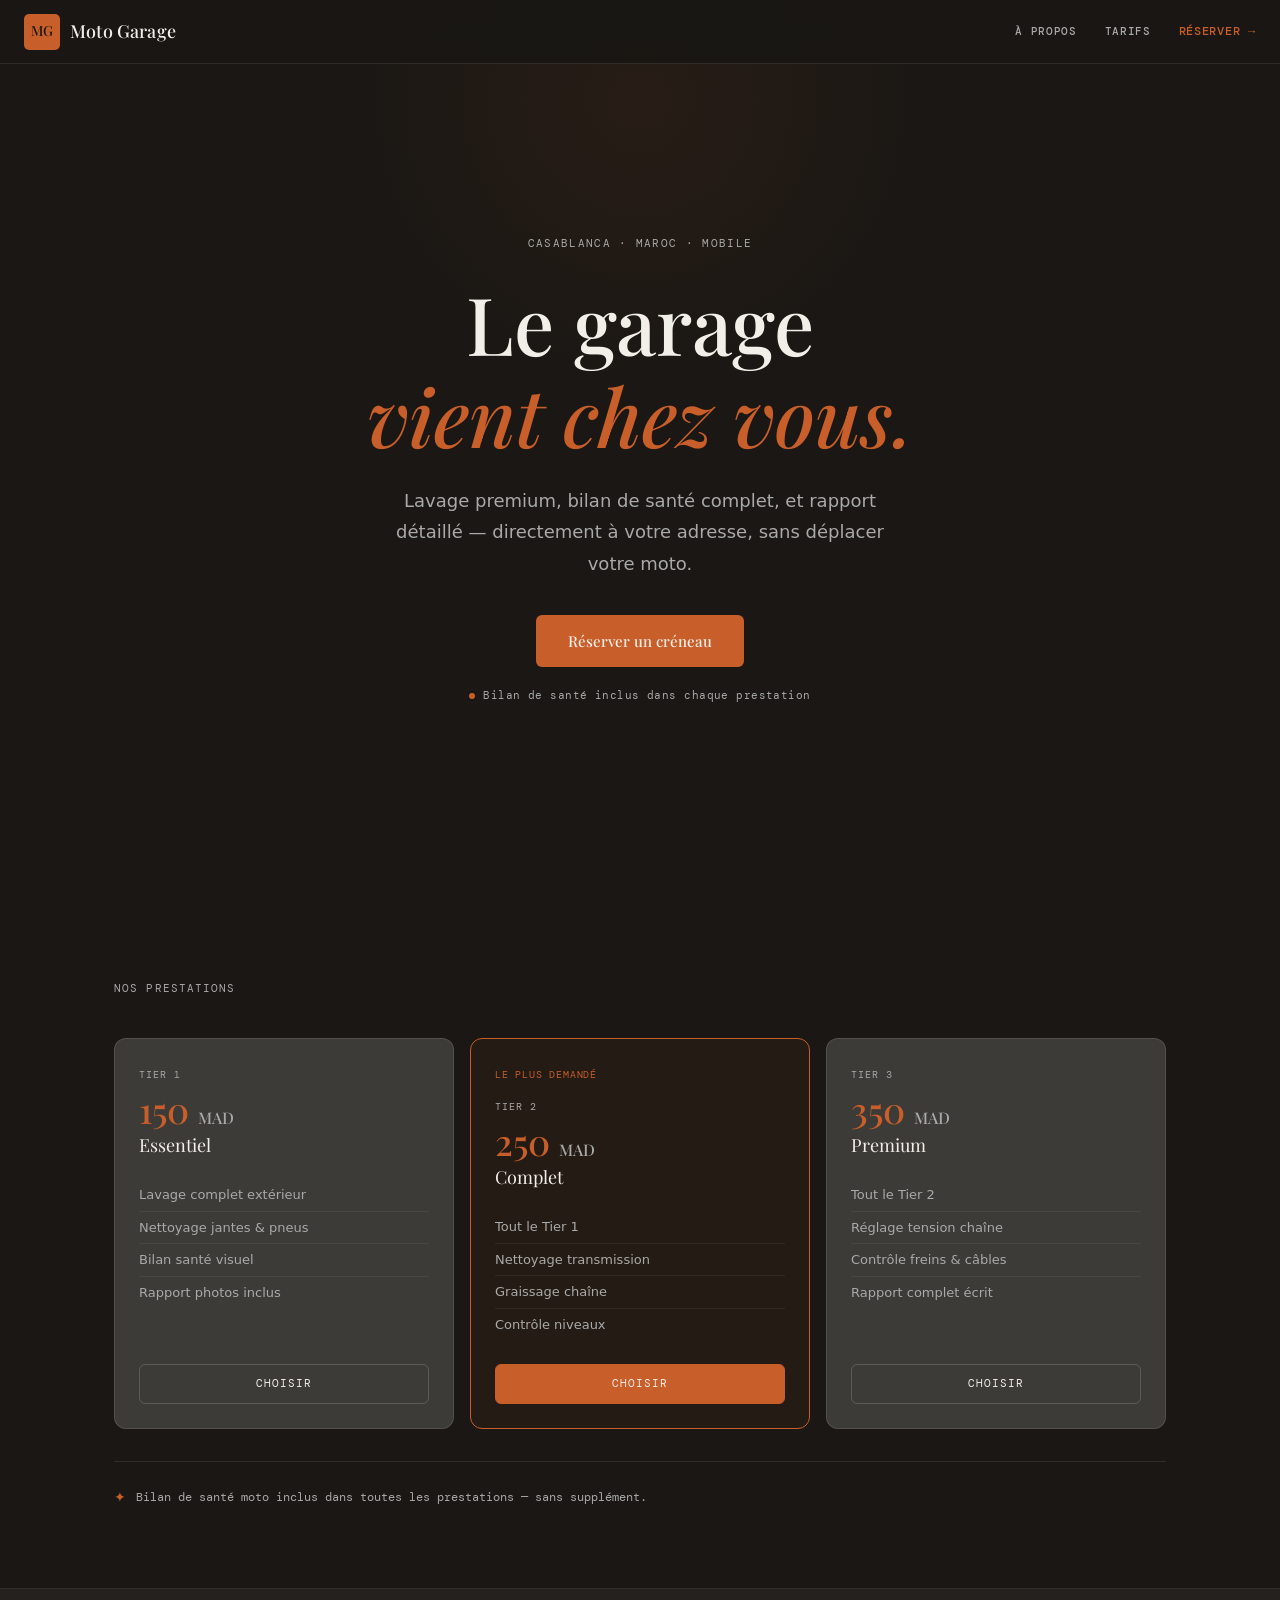
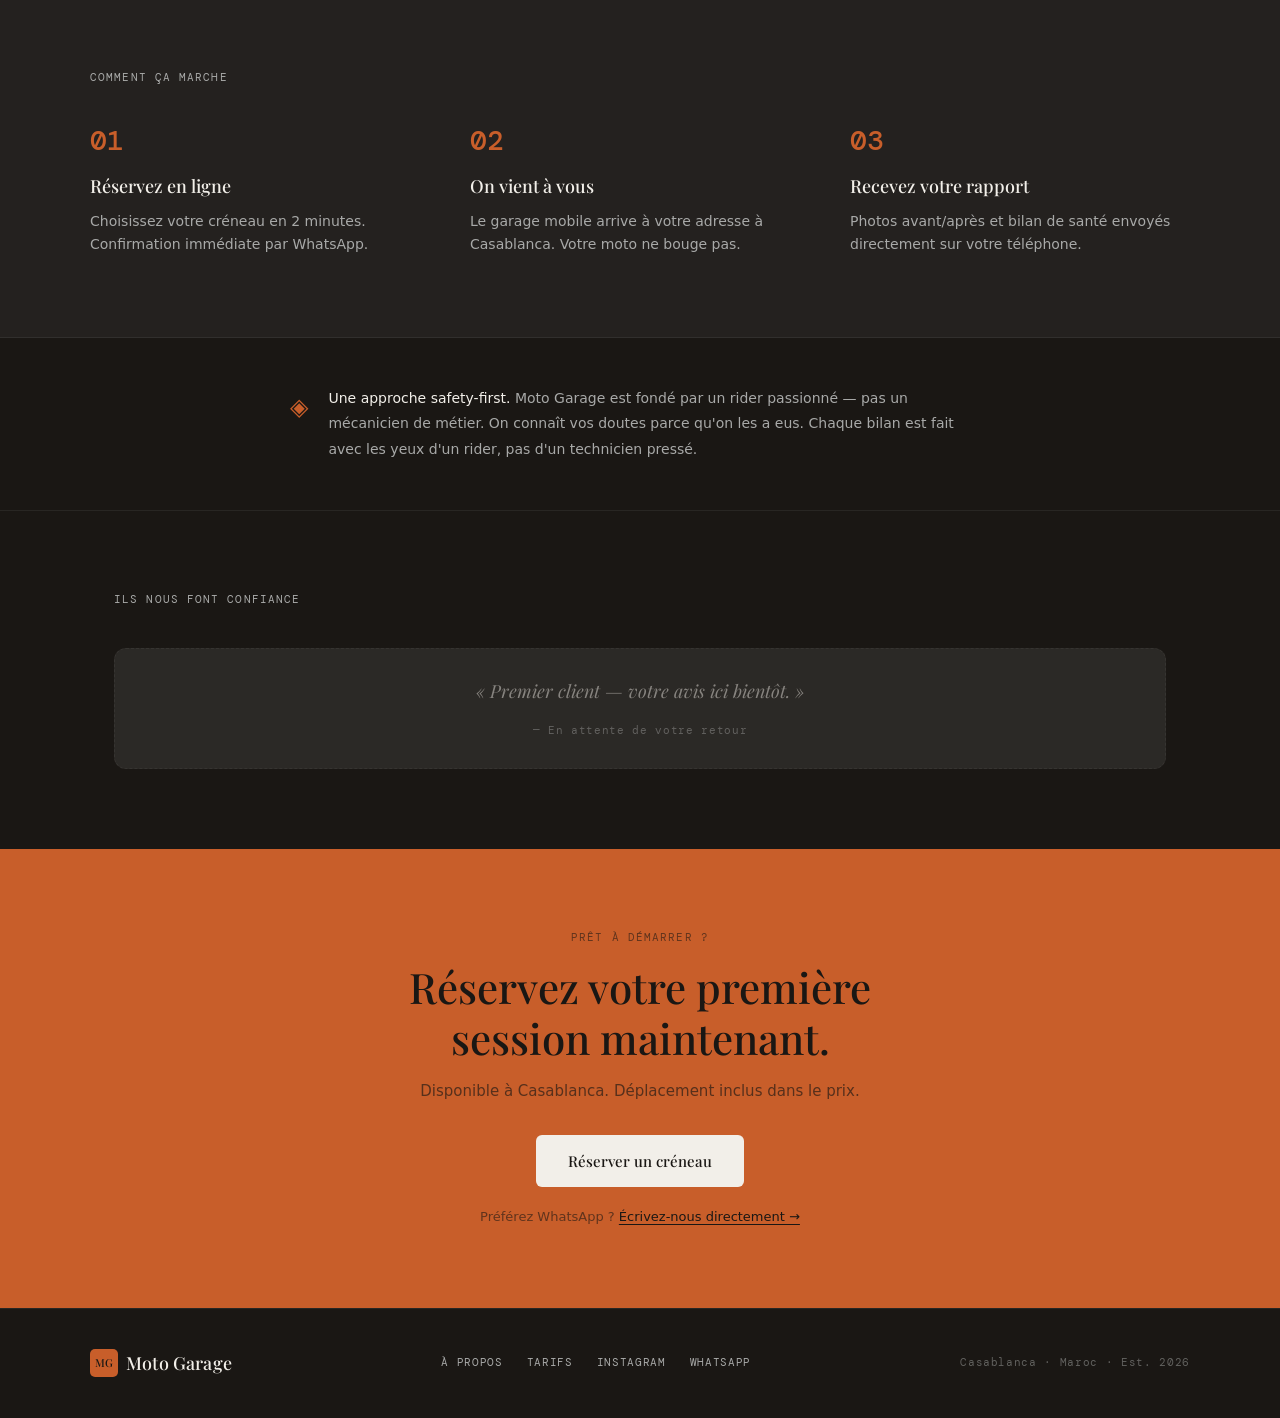
<file: index.html>
<!DOCTYPE html>
<html lang="fr">
<head>
  <meta charset="UTF-8" />
  <meta name="viewport" content="width=device-width, initial-scale=1.0" />
  <meta name="description" content="Moto Garage — Le garage mobile premium de Casablanca. Lavage, bilan santé, et entretien à domicile pour votre moto." />
  <meta property="og:title" content="Moto Garage · Casablanca" />
  <meta property="og:description" content="Le garage vient chez vous. Lavage premium + bilan santé moto à domicile." />
  <meta property="og:type" content="website" />
  <title>Moto Garage · Casablanca</title>
  <link rel="preconnect" href="https://fonts.googleapis.com" />
  <link rel="preconnect" href="https://fonts.gstatic.com" crossorigin />
  <link href="https://fonts.googleapis.com/css2?family=Playfair+Display:ital,wght@0,400;0,500;1,400&family=DM+Mono:wght@400;500&display=swap" rel="stylesheet" />
  <link rel="stylesheet" href="style.css" />
</head>
<body>

  <!-- NAV -->
  <nav class="nav" id="nav">
    <a href="/index.html" class="nav-logo">
      <div class="logo-mark">MG</div>
      <span class="logo-wordmark">Moto Garage</span>
    </a>
    <div class="nav-links">
      <a href="/a-propos.html" class="nav-link">À propos</a>
      <a href="/tarifs.html" class="nav-link">Tarifs</a>
      <!-- REPLACE WITH YOUR ACTUAL CAL.COM BOOKING LINK -->
      <a href="https://cal.com/moto-garage-reservation/moto-garage-reservation" target="_blank" rel="noopener" class="nav-cta">Réserver →</a>
    </div>
  </nav>

  <!-- HERO -->
  <section class="hero">
    <div class="hero-eyebrow">Casablanca · Maroc · Mobile</div>
    <h1 class="hero-h1">Le garage<br><em>vient chez vous.</em></h1>
    <p class="hero-sub">Lavage premium, bilan de santé complet, et rapport détaillé — directement à votre adresse, sans déplacer votre moto.</p>
    <!-- REPLACE WITH YOUR ACTUAL CAL.COM BOOKING LINK -->
    <a href="https://cal.com/moto-garage-reservation" target="_blank" rel="noopener" class="btn-primary">Réserver un créneau</a>
    <div class="hero-badge">
      <span class="badge-dot"></span>
      Bilan de santé inclus dans chaque prestation
    </div>
  </section>

  <!-- SERVICES -->
  <section class="services" id="services">
    <div class="services-label">Nos prestations</div>
    <div class="services-grid">

      <div class="service-card">
        <div class="service-tier">TIER 1</div>
        <div class="service-price">150 <span class="service-currency">MAD</span></div>
        <div class="service-name">Essentiel</div>
        <ul class="service-list">
          <li>Lavage complet extérieur</li>
          <li>Nettoyage jantes & pneus</li>
          <li>Bilan santé visuel</li>
          <li>Rapport photos inclus</li>
        </ul>
        <!-- REPLACE WITH YOUR ACTUAL CAL.COM BOOKING LINK -->
        <a href="https://cal.com/moto-garage-reservation" target="_blank" rel="noopener" class="btn-service">Choisir</a>
      </div>

      <div class="service-card service-card--featured">
        <div class="service-popular">Le plus demandé</div>
        <div class="service-tier">TIER 2</div>
        <div class="service-price">250 <span class="service-currency">MAD</span></div>
        <div class="service-name">Complet</div>
        <ul class="service-list">
          <li>Tout le Tier 1</li>
          <li>Nettoyage transmission</li>
          <li>Graissage chaîne</li>
          <li>Contrôle niveaux</li>
        </ul>
        <!-- REPLACE WITH YOUR ACTUAL CAL.COM BOOKING LINK -->
        <a href="https://cal.com/moto-garage-reservation" target="_blank" rel="noopener" class="btn-service btn-service--featured">Choisir</a>
      </div>

      <div class="service-card">
        <div class="service-tier">TIER 3</div>
        <div class="service-price">350 <span class="service-currency">MAD</span></div>
        <div class="service-name">Premium</div>
        <ul class="service-list">
          <li>Tout le Tier 2</li>
          <li>Réglage tension chaîne</li>
          <li>Contrôle freins & câbles</li>
          <li>Rapport complet écrit</li>
        </ul>
        <!-- REPLACE WITH YOUR ACTUAL CAL.COM BOOKING LINK -->
        <a href="https://cal.com/moto-garage-reservation" target="_blank" rel="noopener" class="btn-service">Choisir</a>
      </div>

    </div>
    <div class="services-note">
      <span class="note-icon">✦</span>
      Bilan de santé moto inclus dans toutes les prestations — sans supplément.
    </div>
  </section>

  <!-- HOW IT WORKS -->
  <section class="how">
    <div class="how-label">Comment ça marche</div>
    <div class="how-grid">
      <div class="how-step">
        <div class="how-num">01</div>
        <div class="how-text">
          <strong>Réservez en ligne</strong>
          Choisissez votre créneau en 2 minutes. Confirmation immédiate par WhatsApp.
        </div>
      </div>
      <div class="how-step">
        <div class="how-num">02</div>
        <div class="how-text">
          <strong>On vient à vous</strong>
          Le garage mobile arrive à votre adresse à Casablanca. Votre moto ne bouge pas.
        </div>
      </div>
      <div class="how-step">
        <div class="how-num">03</div>
        <div class="how-text">
          <strong>Recevez votre rapport</strong>
          Photos avant/après et bilan de santé envoyés directement sur votre téléphone.
        </div>
      </div>
    </div>
  </section>

  <!-- SAFETY STRIP -->
  <section class="safety">
    <div class="safety-inner">
      <div class="safety-icon">◈</div>
      <div class="safety-text">
        <strong>Une approche safety-first.</strong>
        Moto Garage est fondé par un rider passionné — pas un mécanicien de métier. On connaît vos doutes parce qu'on les a eus. Chaque bilan est fait avec les yeux d'un rider, pas d'un technicien pressé.
      </div>
    </div>
  </section>

  <!-- SOCIAL PROOF -->
  <section class="social" id="avis">
    <div class="social-label">Ils nous font confiance</div>
    <div class="social-grid">
      <div class="social-card social-card--placeholder">
        <div class="social-quote">«&nbsp;Premier client — votre avis ici bientôt.&nbsp;»</div>
        <div class="social-author">— En attente de votre retour</div>
      </div>
    </div>
  </section>

  <!-- CTA SECTION -->
  <section class="cta-section" id="reserver">
    <div class="cta-inner">
      <div class="cta-eyebrow">Prêt à démarrer ?</div>
      <h2 class="cta-h2">Réservez votre première<br>session maintenant.</h2>
      <p class="cta-sub">Disponible à Casablanca. Déplacement inclus dans le prix.</p>
      <!-- REPLACE WITH YOUR ACTUAL CAL.COM BOOKING LINK -->
      <a href="https://cal.com/moto-garage-reservation" target="_blank" rel="noopener" class="btn-primary btn-primary--light">
        Réserver un créneau
      </a>
      <div class="cta-whatsapp">
        Préférez WhatsApp ?
        <!-- REPLACE 212600000000 WITH YOUR ACTUAL WHATSAPP NUMBER -->
        <a href="https://wa.me/212600000000" target="_blank" rel="noopener">Écrivez-nous directement →</a>
      </div>
    </div>
  </section>

  <!-- FOOTER -->
  <footer class="footer">
    <div class="footer-inner">
      <div class="footer-logo">
        <div class="logo-mark logo-mark--sm">MG</div>
        <span class="logo-wordmark">Moto Garage</span>
      </div>
      <div class="footer-links">
        <a href="/a-propos.html">À propos</a>
        <a href="/tarifs.html">Tarifs</a>
        <!-- REPLACE WITH YOUR ACTUAL INSTAGRAM HANDLE -->
        <a href="https://instagram.com/motogarage.ma" target="_blank" rel="noopener">Instagram</a>
        <!-- REPLACE WITH YOUR ACTUAL WHATSAPP NUMBER -->
        <a href="https://wa.me/212600000000" target="_blank" rel="noopener">WhatsApp</a>
      </div>
      <div class="footer-copy">Casablanca · Maroc · Est. 2026</div>
    </div>
  </footer>

  <script src="script.js"></script>
</body>
</html>
</file>
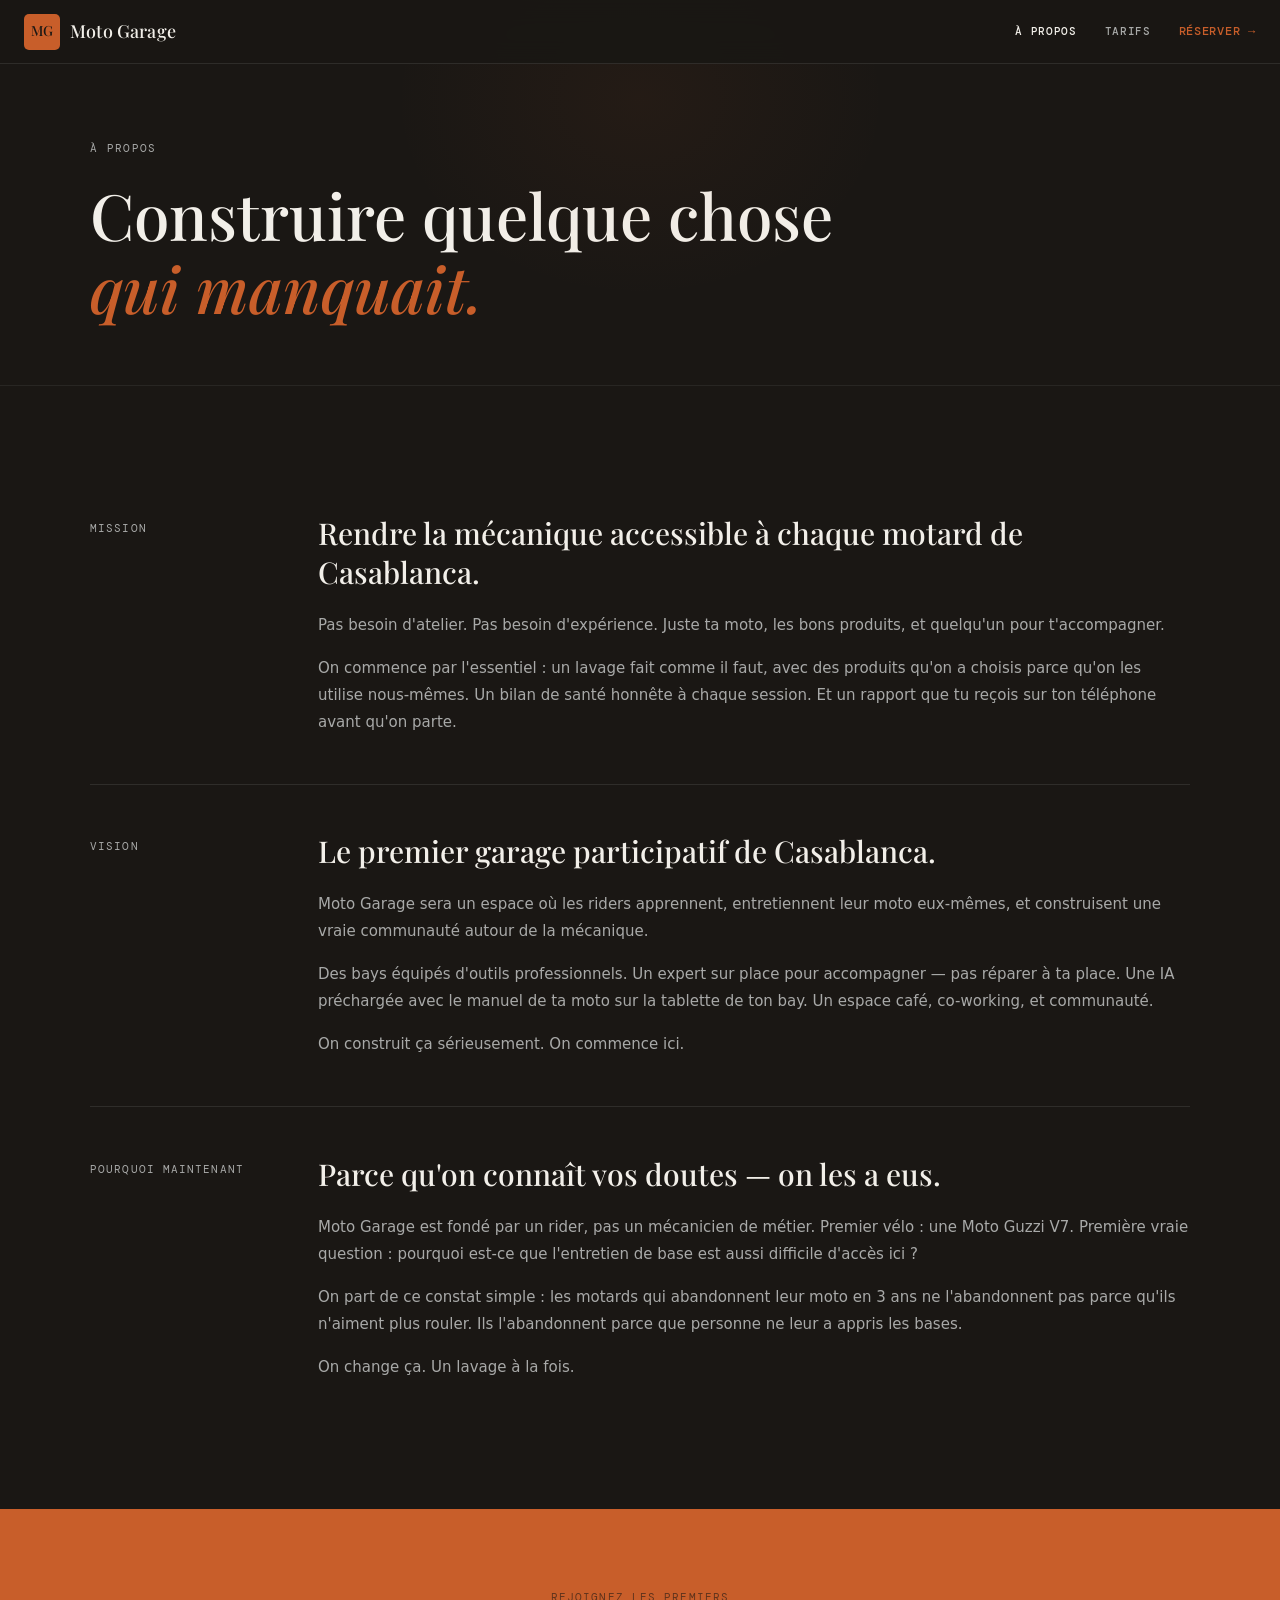
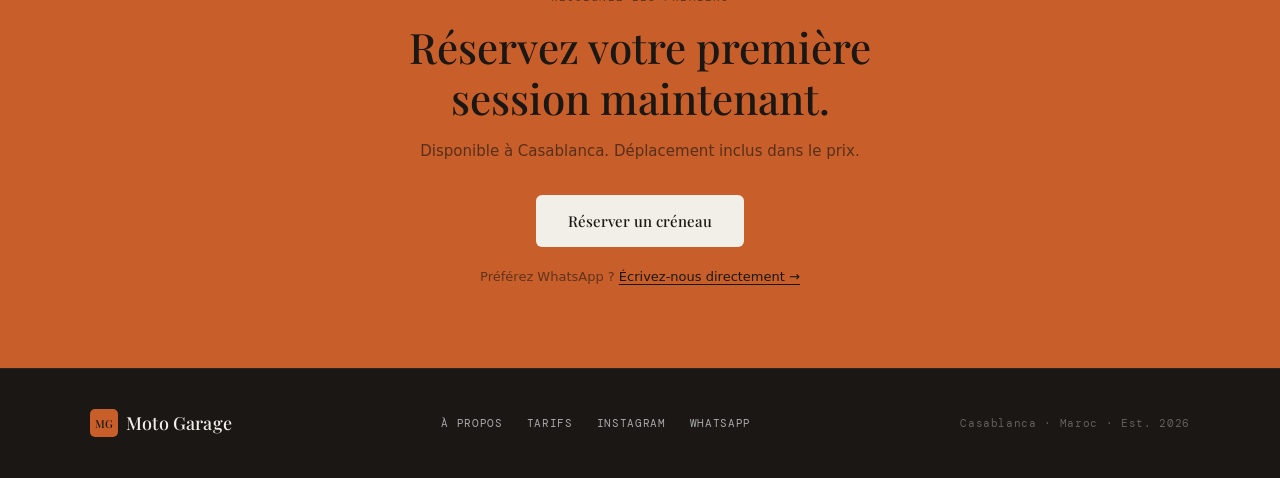
<file: a-propos.html>
<!DOCTYPE html>
<html lang="fr">
<head>
  <meta charset="UTF-8" />
  <meta name="viewport" content="width=device-width, initial-scale=1.0" />
  <meta name="description" content="Moto Garage — Notre mission : rendre la mécanique accessible à chaque motard de Casablanca." />
  <meta property="og:title" content="À propos · Moto Garage" />
  <meta property="og:type" content="website" />
  <title>À propos · Moto Garage</title>
  <link rel="preconnect" href="https://fonts.googleapis.com" />
  <link rel="preconnect" href="https://fonts.gstatic.com" crossorigin />
  <link href="https://fonts.googleapis.com/css2?family=Playfair+Display:ital,wght@0,400;0,500;1,400&family=DM+Mono:wght@400;500&display=swap" rel="stylesheet" />
  <link rel="stylesheet" href="style.css" />
</head>
<body>

  <!-- NAV -->
  <nav class="nav" id="nav">
    <a href="/index.html" class="nav-logo">
      <div class="logo-mark">MG</div>
      <span class="logo-wordmark">Moto Garage</span>
    </a>
    <div class="nav-links">
      <a href="/a-propos.html" class="nav-link nav-link--active">À propos</a>
      <a href="/tarifs.html" class="nav-link">Tarifs</a>
      <!-- REPLACE WITH YOUR ACTUAL CAL.COM BOOKING LINK -->
      <a href="https://cal.com" target="_blank" rel="noopener" class="nav-cta">Réserver →</a>
    </div>
  </nav>

  <!-- PAGE HERO -->
  <section class="page-hero">
    <div class="page-hero-inner">
      <div class="page-hero-eyebrow">À propos</div>
      <h1 class="page-hero-h1">Construire quelque chose<br><em>qui manquait.</em></h1>
    </div>
  </section>

  <!-- MISSION -->
  <section class="about-section">
    <div class="about-inner">
      <div class="about-block">
        <div class="about-label">Mission</div>
        <div class="about-content">
          <h2 class="about-h2">Rendre la mécanique accessible à chaque motard de Casablanca.</h2>
          <p class="about-body">Pas besoin d'atelier. Pas besoin d'expérience. Juste ta moto, les bons produits, et quelqu'un pour t'accompagner.</p>
          <p class="about-body">On commence par l'essentiel : un lavage fait comme il faut, avec des produits qu'on a choisis parce qu'on les utilise nous-mêmes. Un bilan de santé honnête à chaque session. Et un rapport que tu reçois sur ton téléphone avant qu'on parte.</p>
        </div>
      </div>

      <div class="about-divider"></div>

      <div class="about-block">
        <div class="about-label">Vision</div>
        <div class="about-content">
          <h2 class="about-h2">Le premier garage participatif de Casablanca.</h2>
          <p class="about-body">Moto Garage sera un espace où les riders apprennent, entretiennent leur moto eux-mêmes, et construisent une vraie communauté autour de la mécanique.</p>
          <p class="about-body">Des bays équipés d'outils professionnels. Un expert sur place pour accompagner — pas réparer à ta place. Une IA préchargée avec le manuel de ta moto sur la tablette de ton bay. Un espace café, co-working, et communauté.</p>
          <p class="about-body">On construit ça sérieusement. On commence ici.</p>
        </div>
      </div>

      <div class="about-divider"></div>

      <div class="about-block">
        <div class="about-label">Pourquoi maintenant</div>
        <div class="about-content">
          <h2 class="about-h2">Parce qu'on connaît vos doutes — on les a eus.</h2>
          <p class="about-body">Moto Garage est fondé par un rider, pas un mécanicien de métier. Premier vélo : une Moto Guzzi V7. Première vraie question : pourquoi est-ce que l'entretien de base est aussi difficile d'accès ici ?</p>
          <p class="about-body">On part de ce constat simple : les motards qui abandonnent leur moto en 3 ans ne l'abandonnent pas parce qu'ils n'aiment plus rouler. Ils l'abandonnent parce que personne ne leur a appris les bases.</p>
          <p class="about-body">On change ça. Un lavage à la fois.</p>
        </div>
      </div>
    </div>
  </section>

  <!-- CTA -->
  <section class="cta-section">
    <div class="cta-inner">
      <div class="cta-eyebrow">Rejoignez les premiers</div>
      <h2 class="cta-h2">Réservez votre première<br>session maintenant.</h2>
      <p class="cta-sub">Disponible à Casablanca. Déplacement inclus dans le prix.</p>
      <!-- REPLACE WITH YOUR ACTUAL CAL.COM BOOKING LINK -->
      <a href="https://cal.com" target="_blank" rel="noopener" class="btn-primary btn-primary--light">
        Réserver un créneau
      </a>
      <div class="cta-whatsapp">
        Préférez WhatsApp ?
        <!-- REPLACE 212600000000 WITH YOUR ACTUAL WHATSAPP NUMBER -->
        <a href="https://wa.me/212600000000" target="_blank" rel="noopener">Écrivez-nous directement →</a>
      </div>
    </div>
  </section>

  <!-- FOOTER -->
  <footer class="footer">
    <div class="footer-inner">
      <div class="footer-logo">
        <div class="logo-mark logo-mark--sm">MG</div>
        <span class="logo-wordmark">Moto Garage</span>
      </div>
      <div class="footer-links">
        <a href="/a-propos.html">À propos</a>
        <a href="/tarifs.html">Tarifs</a>
        <!-- REPLACE WITH YOUR ACTUAL INSTAGRAM HANDLE -->
        <a href="https://instagram.com/motogarage.ma" target="_blank" rel="noopener">Instagram</a>
        <!-- REPLACE WITH YOUR ACTUAL WHATSAPP NUMBER -->
        <a href="https://wa.me/212600000000" target="_blank" rel="noopener">WhatsApp</a>
      </div>
      <div class="footer-copy">Casablanca · Maroc · Est. 2026</div>
    </div>
  </footer>

  <script src="script.js"></script>
</body>
</html>
</file>
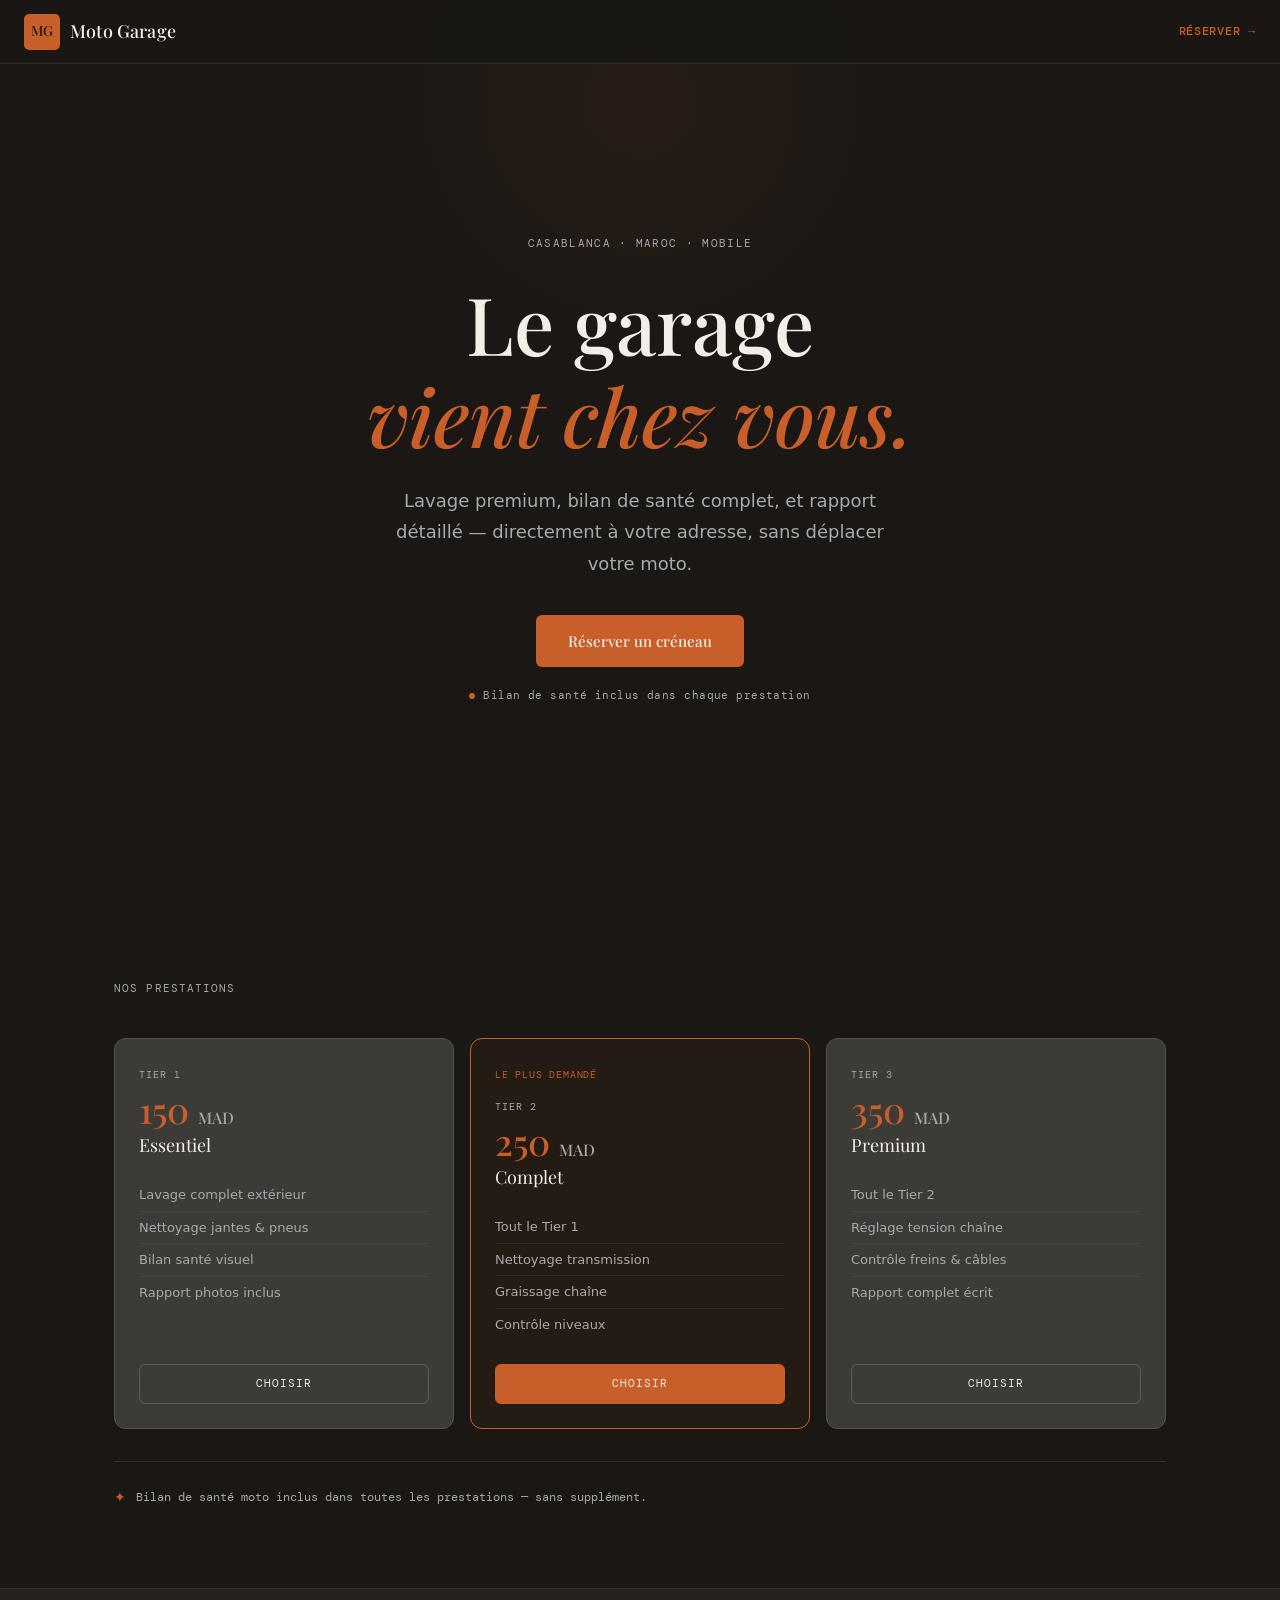
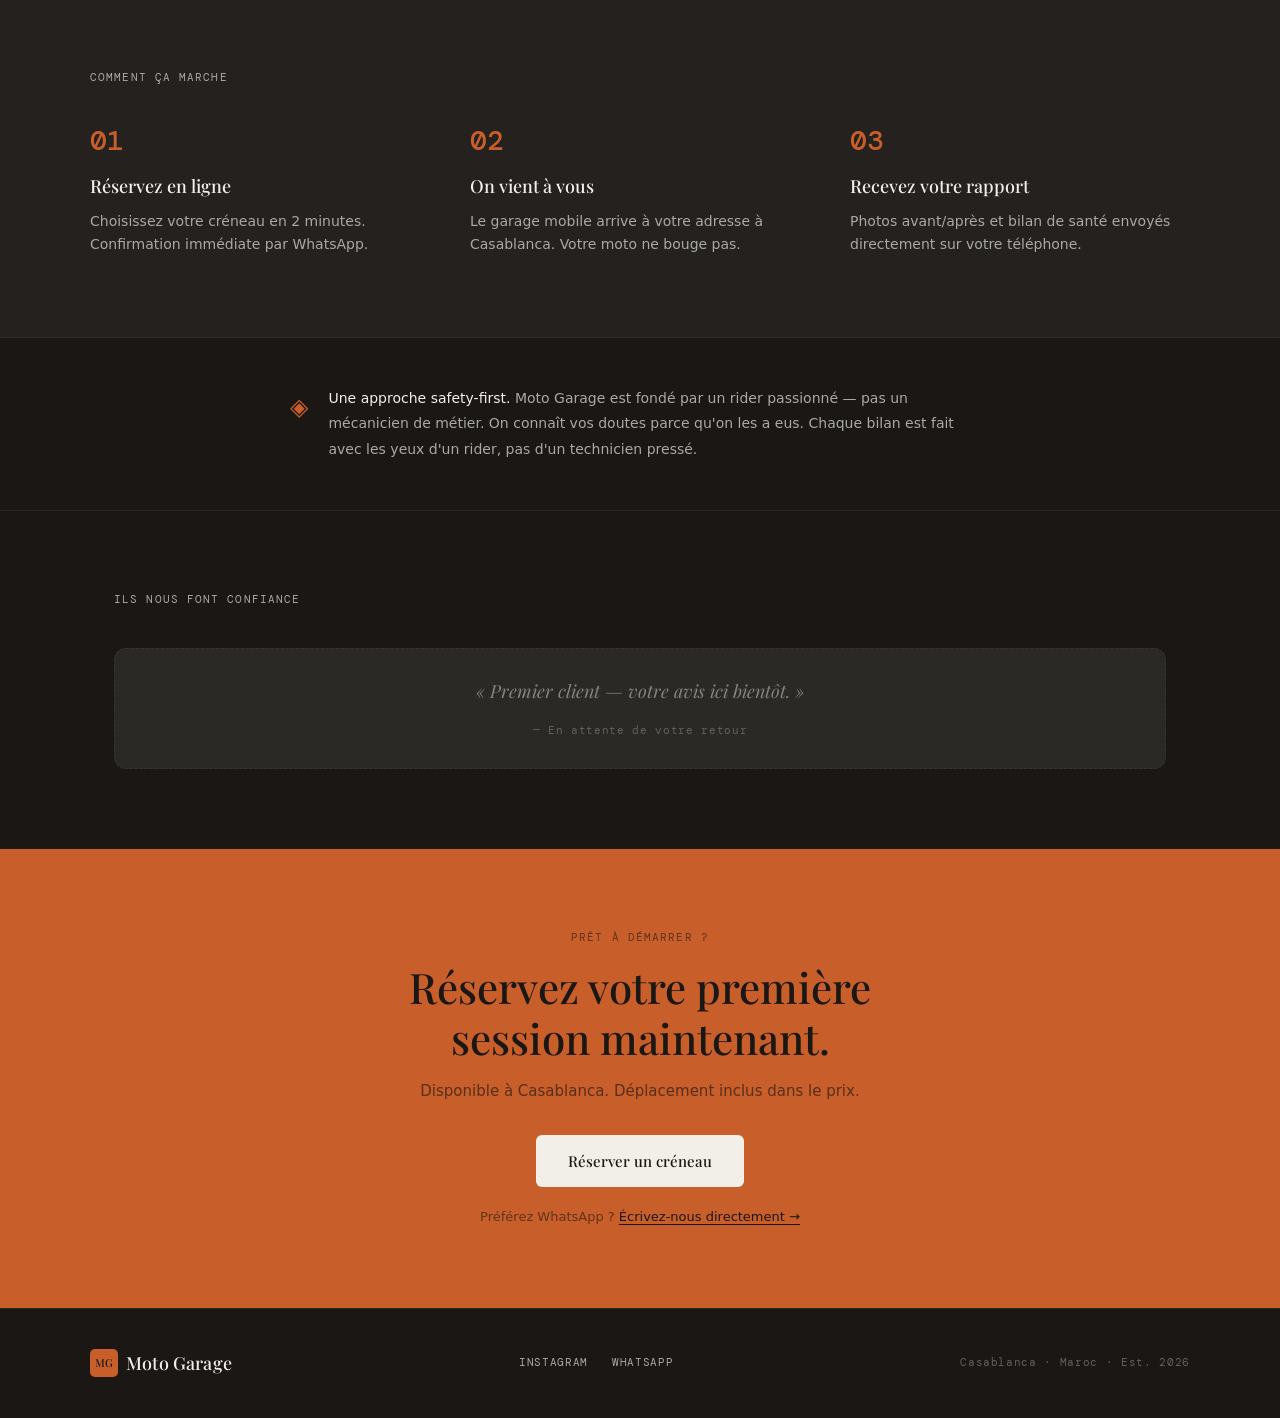
<file: index (1).html>
<!DOCTYPE html>
<html lang="fr">
<head>
  <meta charset="UTF-8" />
  <meta name="viewport" content="width=device-width, initial-scale=1.0" />
  <meta name="description" content="Moto Garage — Le garage mobile premium de Casablanca. Lavage, bilan santé, et entretien à domicile pour votre moto." />
  <meta property="og:title" content="Moto Garage · Casablanca" />
  <meta property="og:description" content="Le garage vient chez vous. Lavage premium + bilan santé moto à domicile." />
  <meta property="og:type" content="website" />
  <title>Moto Garage · Casablanca</title>
  <link rel="preconnect" href="https://fonts.googleapis.com" />
  <link rel="preconnect" href="https://fonts.gstatic.com" crossorigin />
  <link href="https://fonts.googleapis.com/css2?family=Playfair+Display:ital,wght@0,400;0,500;1,400&family=DM+Mono:wght@400;500&display=swap" rel="stylesheet" />
  <link rel="stylesheet" href="style.css" />
</head>
<body>

  <!-- NAV -->
  <nav class="nav" id="nav">
    <a href="#" class="nav-logo">
      <div class="logo-mark">MG</div>
      <span class="logo-wordmark">Moto Garage</span>
    </a>
    <a href="#reserver" class="nav-cta">Réserver →</a>
  </nav>

  <!-- HERO -->
  <section class="hero">
    <div class="hero-eyebrow">Casablanca · Maroc · Mobile</div>
    <h1 class="hero-h1">Le garage<br><em>vient chez vous.</em></h1>
    <p class="hero-sub">Lavage premium, bilan de santé complet, et rapport détaillé — directement à votre adresse, sans déplacer votre moto.</p>
    <a href="#reserver" class="btn-primary">Réserver un créneau</a>
    <div class="hero-badge">
      <span class="badge-dot"></span>
      Bilan de santé inclus dans chaque prestation
    </div>
  </section>

  <!-- SERVICES -->
  <section class="services" id="services">
    <div class="services-label">Nos prestations</div>
    <div class="services-grid">

      <div class="service-card">
        <div class="service-tier">TIER 1</div>
        <div class="service-price">150 <span class="service-currency">MAD</span></div>
        <div class="service-name">Essentiel</div>
        <ul class="service-list">
          <li>Lavage complet extérieur</li>
          <li>Nettoyage jantes & pneus</li>
          <li>Bilan santé visuel</li>
          <li>Rapport photos inclus</li>
        </ul>
        <a href="#reserver" class="btn-service">Choisir</a>
      </div>

      <div class="service-card service-card--featured">
        <div class="service-popular">Le plus demandé</div>
        <div class="service-tier">TIER 2</div>
        <div class="service-price">250 <span class="service-currency">MAD</span></div>
        <div class="service-name">Complet</div>
        <ul class="service-list">
          <li>Tout le Tier 1</li>
          <li>Nettoyage transmission</li>
          <li>Graissage chaîne</li>
          <li>Contrôle niveaux</li>
        </ul>
        <a href="#reserver" class="btn-service btn-service--featured">Choisir</a>
      </div>

      <div class="service-card">
        <div class="service-tier">TIER 3</div>
        <div class="service-price">350 <span class="service-currency">MAD</span></div>
        <div class="service-name">Premium</div>
        <ul class="service-list">
          <li>Tout le Tier 2</li>
          <li>Réglage tension chaîne</li>
          <li>Contrôle freins & câbles</li>
          <li>Rapport complet écrit</li>
        </ul>
        <a href="#reserver" class="btn-service">Choisir</a>
      </div>

    </div>
    <div class="services-note">
      <span class="note-icon">✦</span>
      Bilan de santé moto inclus dans toutes les prestations — sans supplément.
    </div>
  </section>

  <!-- HOW IT WORKS -->
  <section class="how">
    <div class="how-label">Comment ça marche</div>
    <div class="how-grid">
      <div class="how-step">
        <div class="how-num">01</div>
        <div class="how-text">
          <strong>Réservez en ligne</strong>
          Choisissez votre créneau en 2 minutes. Confirmation immédiate par WhatsApp.
        </div>
      </div>
      <div class="how-step">
        <div class="how-num">02</div>
        <div class="how-text">
          <strong>On vient à vous</strong>
          Le garage mobile arrive à votre adresse à Casablanca. Votre moto ne bouge pas.
        </div>
      </div>
      <div class="how-step">
        <div class="how-num">03</div>
        <div class="how-text">
          <strong>Recevez votre rapport</strong>
          Photos avant/après et bilan de santé envoyés directement sur votre téléphone.
        </div>
      </div>
    </div>
  </section>

  <!-- SAFETY STRIP -->
  <section class="safety">
    <div class="safety-inner">
      <div class="safety-icon">◈</div>
      <div class="safety-text">
        <strong>Une approche safety-first.</strong>
        Moto Garage est fondé par un rider passionné — pas un mécanicien de métier. On connaît vos doutes parce qu'on les a eus. Chaque bilan est fait avec les yeux d'un rider, pas d'un technicien pressé.
      </div>
    </div>
  </section>

  <!-- SOCIAL PROOF (placeholder — replace with first real testimonial) -->
  <section class="social" id="avis">
    <div class="social-label">Ils nous font confiance</div>
    <div class="social-grid">
      <div class="social-card social-card--placeholder">
        <div class="social-quote">«&nbsp;Premier client — votre avis ici bientôt.&nbsp;»</div>
        <div class="social-author">— En attente de votre retour</div>
      </div>
    </div>
  </section>

  <!-- CTA SECTION -->
  <section class="cta-section" id="reserver">
    <div class="cta-inner">
      <div class="cta-eyebrow">Prêt à démarrer ?</div>
      <h2 class="cta-h2">Réservez votre première<br>session maintenant.</h2>
      <p class="cta-sub">Disponible à Casablanca. Déplacement inclus dans le prix.</p>
      <!-- REPLACE THE HREF BELOW WITH YOUR CAL.COM BOOKING LINK -->
      <a href="https://cal.com/benkirane-mohamed-baxcgi" target="_blank" rel="noopener" class="btn-primary btn-primary--light">
        Réserver un créneau
      </a>
      <div class="cta-whatsapp">
        Préférez WhatsApp ?
        <!-- REPLACE 212600000000 WITH YOUR ACTUAL WHATSAPP NUMBER -->
        <a href="https://wa.me/212600000000" target="_blank" rel="noopener">Écrivez-nous directement →</a>
      </div>
    </div>
  </section>

  <!-- FOOTER -->
  <footer class="footer">
    <div class="footer-inner">
      <div class="footer-logo">
        <div class="logo-mark logo-mark--sm">MG</div>
        <span class="logo-wordmark">Moto Garage</span>
      </div>
      <div class="footer-links">
        <!-- REPLACE WITH YOUR ACTUAL INSTAGRAM HANDLE -->
        <a href="https://instagram.com/motogarage.ma" target="_blank" rel="noopener">Instagram</a>
        <!-- REPLACE WITH YOUR ACTUAL WHATSAPP NUMBER -->
        <a href="https://wa.me/212600000000" target="_blank" rel="noopener">WhatsApp</a>
      </div>
      <div class="footer-copy">Casablanca · Maroc · Est. 2026</div>
    </div>
  </footer>

  <script src="script.js"></script>
</body>
</html>
</file>
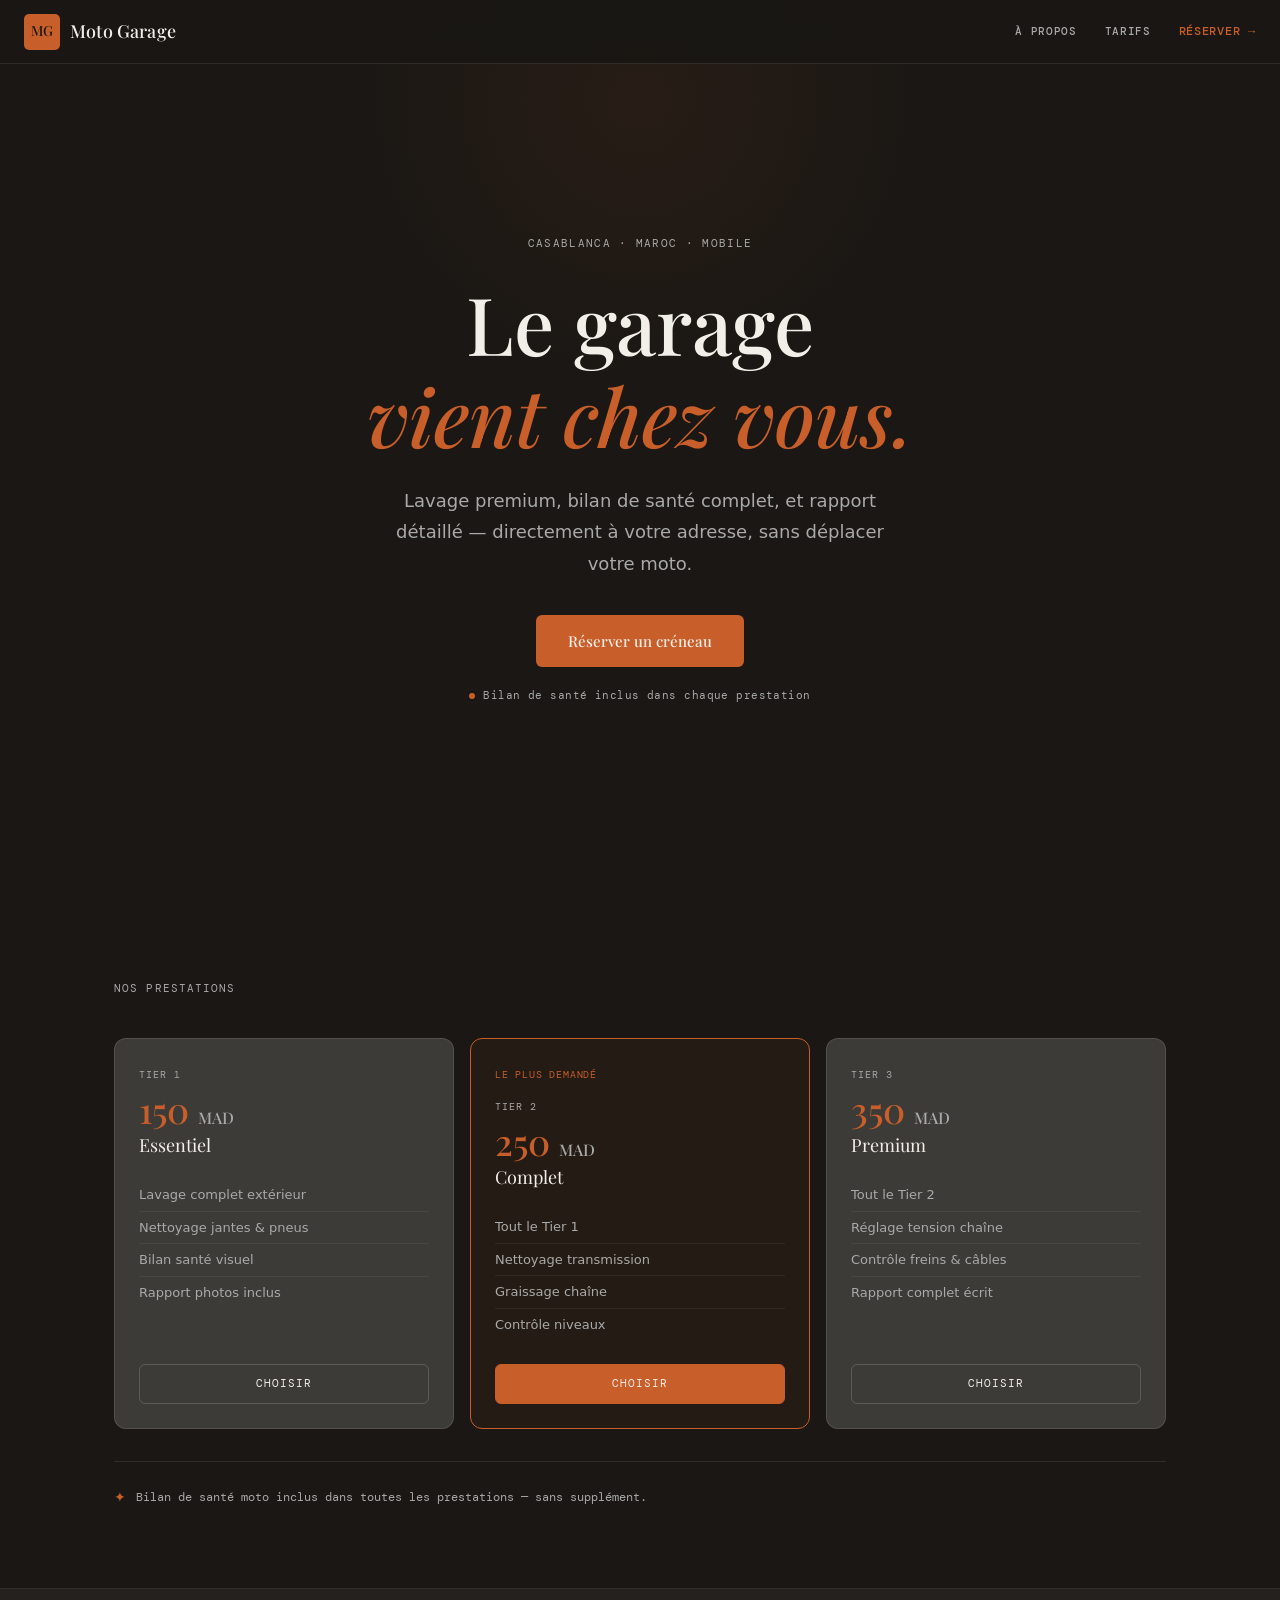
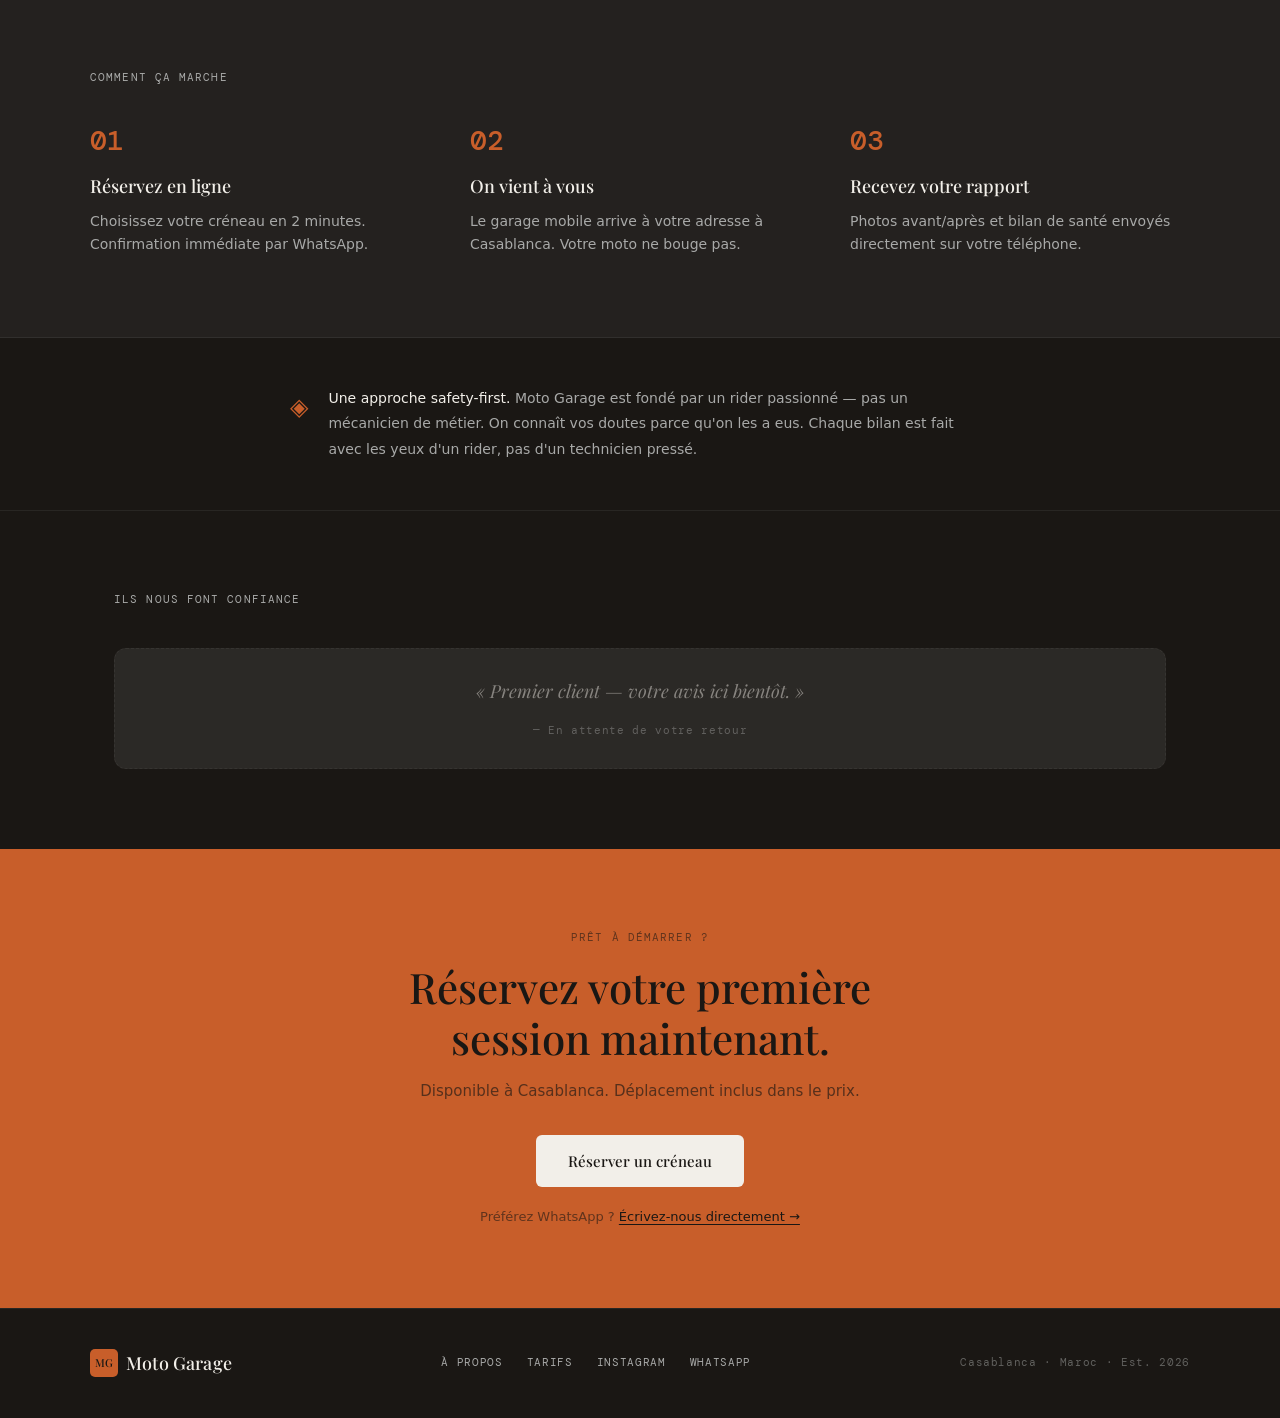
<file: index (2).html>
<!DOCTYPE html>
<html lang="fr">
<head>
  <meta charset="UTF-8" />
  <meta name="viewport" content="width=device-width, initial-scale=1.0" />
  <meta name="description" content="Moto Garage — Le garage mobile premium de Casablanca. Lavage, bilan santé, et entretien à domicile pour votre moto." />
  <meta property="og:title" content="Moto Garage · Casablanca" />
  <meta property="og:description" content="Le garage vient chez vous. Lavage premium + bilan santé moto à domicile." />
  <meta property="og:type" content="website" />
  <title>Moto Garage · Casablanca</title>
  <link rel="preconnect" href="https://fonts.googleapis.com" />
  <link rel="preconnect" href="https://fonts.gstatic.com" crossorigin />
  <link href="https://fonts.googleapis.com/css2?family=Playfair+Display:ital,wght@0,400;0,500;1,400&family=DM+Mono:wght@400;500&display=swap" rel="stylesheet" />
  <link rel="stylesheet" href="style.css" />
</head>
<body>

  <!-- NAV -->
  <nav class="nav" id="nav">
    <a href="/index.html" class="nav-logo">
      <div class="logo-mark">MG</div>
      <span class="logo-wordmark">Moto Garage</span>
    </a>
    <div class="nav-links">
      <a href="/a-propos.html" class="nav-link">À propos</a>
      <a href="/tarifs.html" class="nav-link">Tarifs</a>
      <!-- REPLACE WITH YOUR ACTUAL CAL.COM BOOKING LINK -->
      <a href="https://cal.com" target="_blank" rel="noopener" class="nav-cta">Réserver →</a>
    </div>
  </nav>

  <!-- HERO -->
  <section class="hero">
    <div class="hero-eyebrow">Casablanca · Maroc · Mobile</div>
    <h1 class="hero-h1">Le garage<br><em>vient chez vous.</em></h1>
    <p class="hero-sub">Lavage premium, bilan de santé complet, et rapport détaillé — directement à votre adresse, sans déplacer votre moto.</p>
    <!-- REPLACE WITH YOUR ACTUAL CAL.COM BOOKING LINK -->
    <a href="https://cal.com" target="_blank" rel="noopener" class="btn-primary">Réserver un créneau</a>
    <div class="hero-badge">
      <span class="badge-dot"></span>
      Bilan de santé inclus dans chaque prestation
    </div>
  </section>

  <!-- SERVICES -->
  <section class="services" id="services">
    <div class="services-label">Nos prestations</div>
    <div class="services-grid">

      <div class="service-card">
        <div class="service-tier">TIER 1</div>
        <div class="service-price">150 <span class="service-currency">MAD</span></div>
        <div class="service-name">Essentiel</div>
        <ul class="service-list">
          <li>Lavage complet extérieur</li>
          <li>Nettoyage jantes & pneus</li>
          <li>Bilan santé visuel</li>
          <li>Rapport photos inclus</li>
        </ul>
        <!-- REPLACE WITH YOUR ACTUAL CAL.COM BOOKING LINK -->
        <a href="https://cal.com" target="_blank" rel="noopener" class="btn-service">Choisir</a>
      </div>

      <div class="service-card service-card--featured">
        <div class="service-popular">Le plus demandé</div>
        <div class="service-tier">TIER 2</div>
        <div class="service-price">250 <span class="service-currency">MAD</span></div>
        <div class="service-name">Complet</div>
        <ul class="service-list">
          <li>Tout le Tier 1</li>
          <li>Nettoyage transmission</li>
          <li>Graissage chaîne</li>
          <li>Contrôle niveaux</li>
        </ul>
        <!-- REPLACE WITH YOUR ACTUAL CAL.COM BOOKING LINK -->
        <a href="https://cal.com" target="_blank" rel="noopener" class="btn-service btn-service--featured">Choisir</a>
      </div>

      <div class="service-card">
        <div class="service-tier">TIER 3</div>
        <div class="service-price">350 <span class="service-currency">MAD</span></div>
        <div class="service-name">Premium</div>
        <ul class="service-list">
          <li>Tout le Tier 2</li>
          <li>Réglage tension chaîne</li>
          <li>Contrôle freins & câbles</li>
          <li>Rapport complet écrit</li>
        </ul>
        <!-- REPLACE WITH YOUR ACTUAL CAL.COM BOOKING LINK -->
        <a href="https://cal.com" target="_blank" rel="noopener" class="btn-service">Choisir</a>
      </div>

    </div>
    <div class="services-note">
      <span class="note-icon">✦</span>
      Bilan de santé moto inclus dans toutes les prestations — sans supplément.
    </div>
  </section>

  <!-- HOW IT WORKS -->
  <section class="how">
    <div class="how-label">Comment ça marche</div>
    <div class="how-grid">
      <div class="how-step">
        <div class="how-num">01</div>
        <div class="how-text">
          <strong>Réservez en ligne</strong>
          Choisissez votre créneau en 2 minutes. Confirmation immédiate par WhatsApp.
        </div>
      </div>
      <div class="how-step">
        <div class="how-num">02</div>
        <div class="how-text">
          <strong>On vient à vous</strong>
          Le garage mobile arrive à votre adresse à Casablanca. Votre moto ne bouge pas.
        </div>
      </div>
      <div class="how-step">
        <div class="how-num">03</div>
        <div class="how-text">
          <strong>Recevez votre rapport</strong>
          Photos avant/après et bilan de santé envoyés directement sur votre téléphone.
        </div>
      </div>
    </div>
  </section>

  <!-- SAFETY STRIP -->
  <section class="safety">
    <div class="safety-inner">
      <div class="safety-icon">◈</div>
      <div class="safety-text">
        <strong>Une approche safety-first.</strong>
        Moto Garage est fondé par un rider passionné — pas un mécanicien de métier. On connaît vos doutes parce qu'on les a eus. Chaque bilan est fait avec les yeux d'un rider, pas d'un technicien pressé.
      </div>
    </div>
  </section>

  <!-- SOCIAL PROOF -->
  <section class="social" id="avis">
    <div class="social-label">Ils nous font confiance</div>
    <div class="social-grid">
      <div class="social-card social-card--placeholder">
        <div class="social-quote">«&nbsp;Premier client — votre avis ici bientôt.&nbsp;»</div>
        <div class="social-author">— En attente de votre retour</div>
      </div>
    </div>
  </section>

  <!-- CTA SECTION -->
  <section class="cta-section" id="reserver">
    <div class="cta-inner">
      <div class="cta-eyebrow">Prêt à démarrer ?</div>
      <h2 class="cta-h2">Réservez votre première<br>session maintenant.</h2>
      <p class="cta-sub">Disponible à Casablanca. Déplacement inclus dans le prix.</p>
      <!-- REPLACE WITH YOUR ACTUAL CAL.COM BOOKING LINK -->
      <a href="https://cal.com" target="_blank" rel="noopener" class="btn-primary btn-primary--light">
        Réserver un créneau
      </a>
      <div class="cta-whatsapp">
        Préférez WhatsApp ?
        <!-- REPLACE 212600000000 WITH YOUR ACTUAL WHATSAPP NUMBER -->
        <a href="https://wa.me/212600000000" target="_blank" rel="noopener">Écrivez-nous directement →</a>
      </div>
    </div>
  </section>

  <!-- FOOTER -->
  <footer class="footer">
    <div class="footer-inner">
      <div class="footer-logo">
        <div class="logo-mark logo-mark--sm">MG</div>
        <span class="logo-wordmark">Moto Garage</span>
      </div>
      <div class="footer-links">
        <a href="/a-propos.html">À propos</a>
        <a href="/tarifs.html">Tarifs</a>
        <!-- REPLACE WITH YOUR ACTUAL INSTAGRAM HANDLE -->
        <a href="https://instagram.com/motogarage.ma" target="_blank" rel="noopener">Instagram</a>
        <!-- REPLACE WITH YOUR ACTUAL WHATSAPP NUMBER -->
        <a href="https://wa.me/212600000000" target="_blank" rel="noopener">WhatsApp</a>
      </div>
      <div class="footer-copy">Casablanca · Maroc · Est. 2026</div>
    </div>
  </footer>

  <script src="script.js"></script>
</body>
</html>
</file>
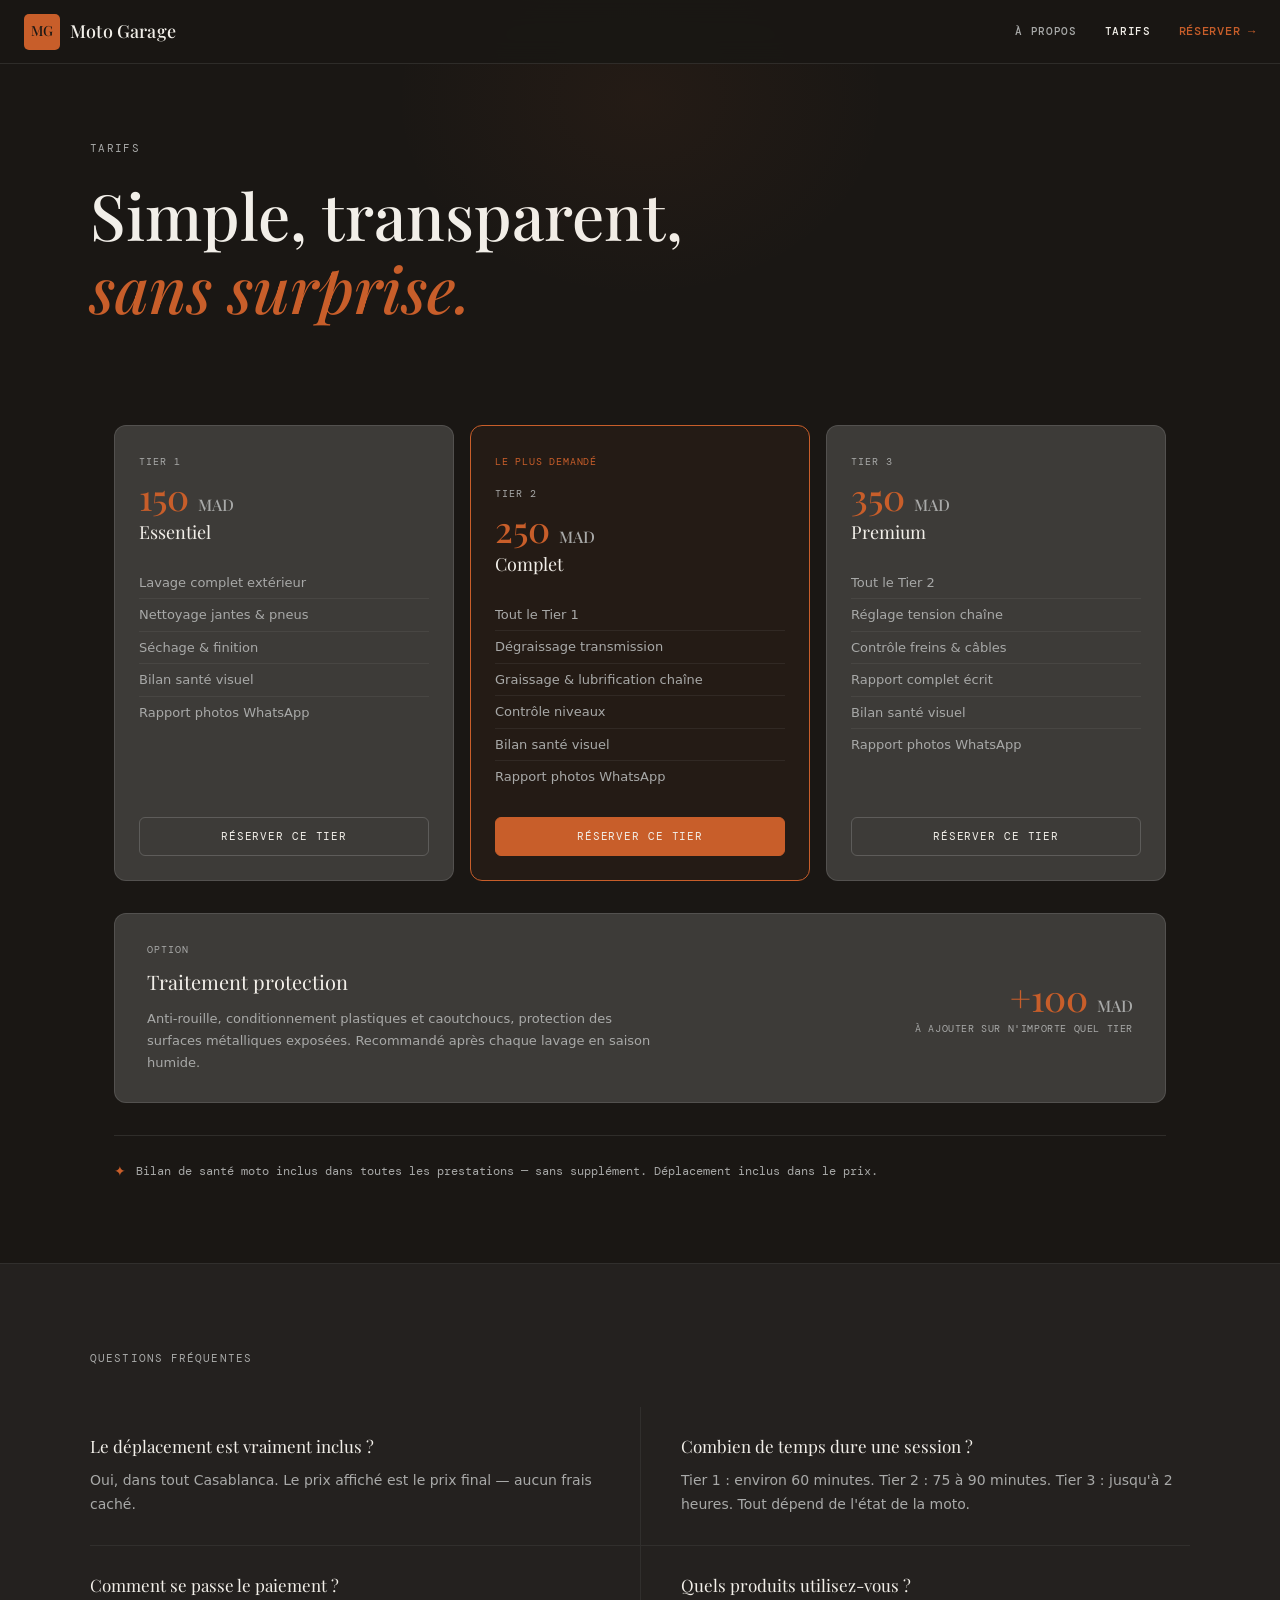
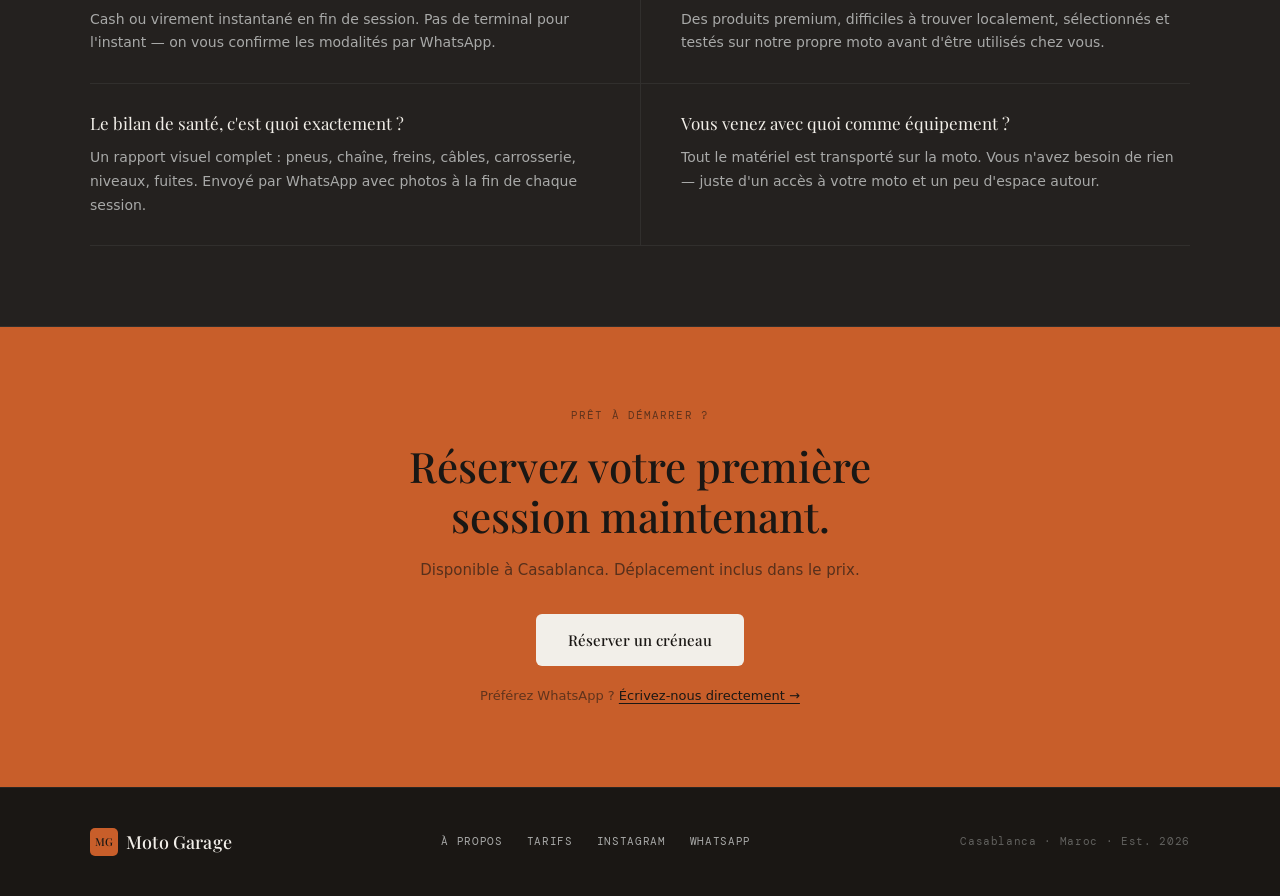
<file: tarifs.html>
<!DOCTYPE html>
<html lang="fr">
<head>
  <meta charset="UTF-8" />
  <meta name="viewport" content="width=device-width, initial-scale=1.0" />
  <meta name="description" content="Moto Garage — Tarifs du service de lavage moto premium à domicile, Casablanca." />
  <meta property="og:title" content="Tarifs · Moto Garage" />
  <meta property="og:type" content="website" />
  <title>Tarifs · Moto Garage</title>
  <link rel="preconnect" href="https://fonts.googleapis.com" />
  <link rel="preconnect" href="https://fonts.gstatic.com" crossorigin />
  <link href="https://fonts.googleapis.com/css2?family=Playfair+Display:ital,wght@0,400;0,500;1,400&family=DM+Mono:wght@400;500&display=swap" rel="stylesheet" />
  <link rel="stylesheet" href="style.css" />
</head>
<body>

  <!-- NAV -->
  <nav class="nav" id="nav">
    <a href="/index.html" class="nav-logo">
      <div class="logo-mark">MG</div>
      <span class="logo-wordmark">Moto Garage</span>
    </a>
    <div class="nav-links">
      <a href="/a-propos.html" class="nav-link">À propos</a>
      <a href="/tarifs.html" class="nav-link nav-link--active">Tarifs</a>
      <!-- REPLACE WITH YOUR ACTUAL CAL.COM BOOKING LINK -->
      <a href="https://cal.com" target="_blank" rel="noopener" class="nav-cta">Réserver →</a>
    </div>
  </nav>

  <!-- PAGE HERO -->
  <section class="page-hero">
    <div class="page-hero-inner">
      <div class="page-hero-eyebrow">Tarifs</div>
      <h1 class="page-hero-h1">Simple, transparent,<br><em>sans surprise.</em></h1>
    </div>
  </section>

  <!-- PRICING -->
  <section class="services" style="padding-top: 40px;">
    <div class="services-grid">

      <div class="service-card">
        <div class="service-tier">TIER 1</div>
        <div class="service-price">150 <span class="service-currency">MAD</span></div>
        <div class="service-name">Essentiel</div>
        <ul class="service-list">
          <li>Lavage complet extérieur</li>
          <li>Nettoyage jantes & pneus</li>
          <li>Séchage & finition</li>
          <li>Bilan santé visuel</li>
          <li>Rapport photos WhatsApp</li>
        </ul>
        <!-- REPLACE WITH YOUR ACTUAL CAL.COM BOOKING LINK -->
        <a href="https://cal.com" target="_blank" rel="noopener" class="btn-service">Réserver ce tier</a>
      </div>

      <div class="service-card service-card--featured">
        <div class="service-popular">Le plus demandé</div>
        <div class="service-tier">TIER 2</div>
        <div class="service-price">250 <span class="service-currency">MAD</span></div>
        <div class="service-name">Complet</div>
        <ul class="service-list">
          <li>Tout le Tier 1</li>
          <li>Dégraissage transmission</li>
          <li>Graissage & lubrification chaîne</li>
          <li>Contrôle niveaux</li>
          <li>Bilan santé visuel</li>
          <li>Rapport photos WhatsApp</li>
        </ul>
        <!-- REPLACE WITH YOUR ACTUAL CAL.COM BOOKING LINK -->
        <a href="https://cal.com" target="_blank" rel="noopener" class="btn-service btn-service--featured">Réserver ce tier</a>
      </div>

      <div class="service-card">
        <div class="service-tier">TIER 3</div>
        <div class="service-price">350 <span class="service-currency">MAD</span></div>
        <div class="service-name">Premium</div>
        <ul class="service-list">
          <li>Tout le Tier 2</li>
          <li>Réglage tension chaîne</li>
          <li>Contrôle freins & câbles</li>
          <li>Rapport complet écrit</li>
          <li>Bilan santé visuel</li>
          <li>Rapport photos WhatsApp</li>
        </ul>
        <!-- REPLACE WITH YOUR ACTUAL CAL.COM BOOKING LINK -->
        <a href="https://cal.com" target="_blank" rel="noopener" class="btn-service">Réserver ce tier</a>
      </div>

    </div>

    <!-- ADD-ON -->
    <div class="addon-card">
      <div class="addon-left">
        <div class="service-tier">OPTION</div>
        <div class="addon-name">Traitement protection</div>
        <p class="addon-desc">Anti-rouille, conditionnement plastiques et caoutchoucs, protection des surfaces métalliques exposées. Recommandé après chaque lavage en saison humide.</p>
      </div>
      <div class="addon-right">
        <div class="addon-price">+100 <span class="service-currency">MAD</span></div>
        <div class="addon-note">À ajouter sur n'importe quel tier</div>
      </div>
    </div>

    <div class="services-note">
      <span class="note-icon">✦</span>
      Bilan de santé moto inclus dans toutes les prestations — sans supplément. Déplacement inclus dans le prix.
    </div>
  </section>

  <!-- FAQ -->
  <section class="faq-section">
    <div class="faq-inner">
      <div class="about-label">Questions fréquentes</div>

      <div class="faq-grid">
        <div class="faq-item">
          <div class="faq-q">Le déplacement est vraiment inclus ?</div>
          <div class="faq-a">Oui, dans tout Casablanca. Le prix affiché est le prix final — aucun frais caché.</div>
        </div>
        <div class="faq-item">
          <div class="faq-q">Combien de temps dure une session ?</div>
          <div class="faq-a">Tier 1 : environ 60 minutes. Tier 2 : 75 à 90 minutes. Tier 3 : jusqu'à 2 heures. Tout dépend de l'état de la moto.</div>
        </div>
        <div class="faq-item">
          <div class="faq-q">Comment se passe le paiement ?</div>
          <div class="faq-a">Cash ou virement instantané en fin de session. Pas de terminal pour l'instant — on vous confirme les modalités par WhatsApp.</div>
        </div>
        <div class="faq-item">
          <div class="faq-q">Quels produits utilisez-vous ?</div>
          <div class="faq-a">Des produits premium, difficiles à trouver localement, sélectionnés et testés sur notre propre moto avant d'être utilisés chez vous.</div>
        </div>
        <div class="faq-item">
          <div class="faq-q">Le bilan de santé, c'est quoi exactement ?</div>
          <div class="faq-a">Un rapport visuel complet : pneus, chaîne, freins, câbles, carrosserie, niveaux, fuites. Envoyé par WhatsApp avec photos à la fin de chaque session.</div>
        </div>
        <div class="faq-item">
          <div class="faq-q">Vous venez avec quoi comme équipement ?</div>
          <div class="faq-a">Tout le matériel est transporté sur la moto. Vous n'avez besoin de rien — juste d'un accès à votre moto et un peu d'espace autour.</div>
        </div>
      </div>
    </div>
  </section>

  <!-- CTA -->
  <section class="cta-section">
    <div class="cta-inner">
      <div class="cta-eyebrow">Prêt à démarrer ?</div>
      <h2 class="cta-h2">Réservez votre première<br>session maintenant.</h2>
      <p class="cta-sub">Disponible à Casablanca. Déplacement inclus dans le prix.</p>
      <!-- REPLACE WITH YOUR ACTUAL CAL.COM BOOKING LINK -->
      <a href="https://cal.com" target="_blank" rel="noopener" class="btn-primary btn-primary--light">
        Réserver un créneau
      </a>
      <div class="cta-whatsapp">
        Préférez WhatsApp ?
        <!-- REPLACE 212600000000 WITH YOUR ACTUAL WHATSAPP NUMBER -->
        <a href="https://wa.me/212600000000" target="_blank" rel="noopener">Écrivez-nous directement →</a>
      </div>
    </div>
  </section>

  <!-- FOOTER -->
  <footer class="footer">
    <div class="footer-inner">
      <div class="footer-logo">
        <div class="logo-mark logo-mark--sm">MG</div>
        <span class="logo-wordmark">Moto Garage</span>
      </div>
      <div class="footer-links">
        <a href="/a-propos.html">À propos</a>
        <a href="/tarifs.html">Tarifs</a>
        <!-- REPLACE WITH YOUR ACTUAL INSTAGRAM HANDLE -->
        <a href="https://instagram.com/motogarage.ma" target="_blank" rel="noopener">Instagram</a>
        <!-- REPLACE WITH YOUR ACTUAL WHATSAPP NUMBER -->
        <a href="https://wa.me/212600000000" target="_blank" rel="noopener">WhatsApp</a>
      </div>
      <div class="footer-copy">Casablanca · Maroc · Est. 2026</div>
    </div>
  </footer>

  <script src="script.js"></script>
</body>
</html>
</file>
<file: style.css>
/* ============================================
   MOTO GARAGE — style.css
   Brand palette derived from Moto Guzzi V7 Stone
   ============================================ */

/* --- TOKENS --- */
:root {
  --noir:         #1A1714;
  --noir-mid:     #3D3B38;
  --orange:       #C85E2A;
  --orange-dark:  #7A3A18;
  --argent:       #A8A9A8;
  --beton:        #F2EFE9;
  --white:        #FFFFFF;

  --font-serif: 'Playfair Display', Georgia, serif;
  --font-mono:  'DM Mono', 'Courier New', monospace;
  --font-body:  system-ui, -apple-system, sans-serif;

  --max-w: 1100px;
  --section-pad: 80px 24px;
  --radius: 6px;
  --radius-lg: 12px;
}

/* --- RESET --- */
*, *::before, *::after { box-sizing: border-box; margin: 0; padding: 0; }
html { scroll-behavior: smooth; }
body {
  background: var(--noir);
  color: var(--beton);
  font-family: var(--font-body);
  font-size: 16px;
  line-height: 1.6;
  -webkit-font-smoothing: antialiased;
}
a { text-decoration: none; color: inherit; }
ul { list-style: none; }
img { max-width: 100%; display: block; }

/* --- LOGO MARK --- */
.logo-mark {
  width: 36px;
  height: 36px;
  background: var(--orange);
  color: var(--noir);
  border-radius: 5px;
  display: flex;
  align-items: center;
  justify-content: center;
  font-family: var(--font-serif);
  font-size: 14px;
  font-weight: 500;
  flex-shrink: 0;
  letter-spacing: 0.02em;
}
.logo-mark--sm {
  width: 28px;
  height: 28px;
  font-size: 11px;
}
.logo-wordmark {
  font-family: var(--font-serif);
  font-size: 18px;
  font-weight: 500;
  color: var(--beton);
  letter-spacing: 0.01em;
}

/* --- NAV --- */
.nav {
  position: fixed;
  top: 0;
  left: 0;
  right: 0;
  z-index: 100;
  display: flex;
  align-items: center;
  justify-content: space-between;
  padding: 0 24px;
  height: 64px;
  background: rgba(26, 23, 20, 0.92);
  backdrop-filter: blur(12px);
  -webkit-backdrop-filter: blur(12px);
  border-bottom: 0.5px solid rgba(168, 169, 168, 0.15);
  transition: background 0.3s;
}
.nav-logo {
  display: flex;
  align-items: center;
  gap: 10px;
}
.nav-links {
  display: flex;
  align-items: center;
  gap: 28px;
}
.nav-link {
  font-family: var(--font-mono);
  font-size: 11px;
  font-weight: 500;
  letter-spacing: 0.06em;
  text-transform: uppercase;
  color: var(--argent);
  transition: color 0.2s;
}
.nav-link:hover { color: var(--beton); }
.nav-link--active { color: var(--beton); }
.nav-cta {
  font-family: var(--font-mono);
  font-size: 12px;
  font-weight: 500;
  letter-spacing: 0.06em;
  color: var(--orange);
  text-transform: uppercase;
  transition: opacity 0.2s;
}
.nav-cta:hover { opacity: 0.75; }

/* --- BUTTONS --- */
.btn-primary {
  display: inline-block;
  background: var(--orange);
  color: var(--beton);
  font-family: var(--font-serif);
  font-size: 15px;
  font-weight: 500;
  padding: 14px 32px;
  border-radius: var(--radius);
  transition: background 0.2s, transform 0.15s;
  cursor: pointer;
}
.btn-primary:hover {
  background: var(--orange-dark);
  transform: translateY(-1px);
}
.btn-primary--light {
  background: var(--beton);
  color: var(--noir);
}
.btn-primary--light:hover {
  background: var(--white);
  color: var(--noir);
}

/* --- HERO --- */
.hero {
  min-height: 100svh;
  display: flex;
  flex-direction: column;
  align-items: center;
  justify-content: center;
  text-align: center;
  padding: 120px 24px 80px;
  background: var(--noir);
  position: relative;
  overflow: hidden;
}
.hero::before {
  content: '';
  position: absolute;
  top: -200px;
  left: 50%;
  transform: translateX(-50%);
  width: 600px;
  height: 600px;
  background: radial-gradient(ellipse, rgba(200, 94, 42, 0.08) 0%, transparent 70%);
  pointer-events: none;
}
.hero-eyebrow {
  font-family: var(--font-mono);
  font-size: 11px;
  letter-spacing: 0.12em;
  text-transform: uppercase;
  color: var(--argent);
  margin-bottom: 24px;
  opacity: 0;
  animation: fadeUp 0.6s ease forwards 0.1s;
}
.hero-h1 {
  font-family: var(--font-serif);
  font-size: clamp(42px, 7vw, 80px);
  font-weight: 500;
  line-height: 1.15;
  color: var(--beton);
  margin-bottom: 24px;
  opacity: 0;
  animation: fadeUp 0.7s ease forwards 0.2s;
}
.hero-h1 em {
  color: var(--orange);
  font-style: italic;
}
.hero-sub {
  font-size: clamp(15px, 2vw, 18px);
  color: var(--argent);
  max-width: 520px;
  line-height: 1.75;
  margin-bottom: 36px;
  opacity: 0;
  animation: fadeUp 0.7s ease forwards 0.3s;
}
.hero .btn-primary {
  opacity: 0;
  animation: fadeUp 0.7s ease forwards 0.4s;
}
.hero-badge {
  display: flex;
  align-items: center;
  gap: 8px;
  margin-top: 20px;
  font-family: var(--font-mono);
  font-size: 11px;
  color: var(--argent);
  letter-spacing: 0.04em;
  opacity: 0;
  animation: fadeUp 0.7s ease forwards 0.5s;
}
.badge-dot {
  width: 6px;
  height: 6px;
  background: var(--orange);
  border-radius: 50%;
  flex-shrink: 0;
}

/* --- PAGE HERO (inner pages) --- */
.page-hero {
  padding: 140px 24px 60px;
  background: var(--noir);
  position: relative;
  overflow: hidden;
}
.page-hero::before {
  content: '';
  position: absolute;
  top: -100px;
  left: 50%;
  transform: translateX(-50%);
  width: 500px;
  height: 400px;
  background: radial-gradient(ellipse, rgba(200, 94, 42, 0.06) 0%, transparent 70%);
  pointer-events: none;
}
.page-hero-inner {
  max-width: var(--max-w);
  margin: 0 auto;
}
.page-hero-eyebrow {
  font-family: var(--font-mono);
  font-size: 11px;
  letter-spacing: 0.12em;
  text-transform: uppercase;
  color: var(--argent);
  margin-bottom: 20px;
}
.page-hero-h1 {
  font-family: var(--font-serif);
  font-size: clamp(36px, 5vw, 64px);
  font-weight: 500;
  line-height: 1.15;
  color: var(--beton);
}
.page-hero-h1 em {
  color: var(--orange);
  font-style: italic;
}

/* --- SERVICES --- */
.services {
  padding: var(--section-pad);
  max-width: var(--max-w);
  margin: 0 auto;
}
.services-label,
.how-label,
.social-label {
  font-family: var(--font-mono);
  font-size: 11px;
  letter-spacing: 0.1em;
  text-transform: uppercase;
  color: var(--argent);
  margin-bottom: 40px;
}
.services-grid {
  display: grid;
  grid-template-columns: repeat(3, 1fr);
  gap: 16px;
  margin-bottom: 32px;
}
.service-card {
  background: var(--noir-mid);
  border: 0.5px solid rgba(168, 169, 168, 0.2);
  border-radius: var(--radius-lg);
  padding: 28px 24px 24px;
  display: flex;
  flex-direction: column;
  gap: 0;
  transition: border-color 0.2s;
  position: relative;
}
.service-card:hover {
  border-color: rgba(200, 94, 42, 0.4);
}
.service-card--featured {
  border-color: var(--orange);
  background: rgba(200, 94, 42, 0.06);
}
.service-popular {
  font-family: var(--font-mono);
  font-size: 10px;
  letter-spacing: 0.08em;
  text-transform: uppercase;
  color: var(--orange);
  margin-bottom: 16px;
}
.service-tier {
  font-family: var(--font-mono);
  font-size: 10px;
  letter-spacing: 0.1em;
  color: var(--argent);
  margin-bottom: 8px;
}
.service-price {
  font-family: var(--font-serif);
  font-size: 36px;
  font-weight: 500;
  color: var(--orange);
  line-height: 1;
  margin-bottom: 4px;
}
.service-currency {
  font-size: 16px;
  color: var(--argent);
}
.service-name {
  font-family: var(--font-serif);
  font-size: 18px;
  color: var(--beton);
  margin-bottom: 20px;
}
.service-list {
  flex: 1;
  margin-bottom: 24px;
}
.service-list li {
  font-size: 13px;
  color: var(--argent);
  padding: 6px 0;
  border-bottom: 0.5px solid rgba(168, 169, 168, 0.1);
  line-height: 1.5;
}
.service-list li:last-child { border-bottom: none; }
.btn-service {
  display: block;
  text-align: center;
  font-family: var(--font-mono);
  font-size: 11px;
  letter-spacing: 0.08em;
  text-transform: uppercase;
  color: var(--beton);
  border: 0.5px solid rgba(168, 169, 168, 0.3);
  border-radius: var(--radius);
  padding: 10px;
  transition: all 0.2s;
}
.btn-service:hover {
  border-color: var(--orange);
  color: var(--orange);
}
.btn-service--featured {
  background: var(--orange);
  border-color: var(--orange);
  color: var(--beton);
}
.btn-service--featured:hover {
  background: var(--orange-dark);
  border-color: var(--orange-dark);
  color: var(--beton);
}
.services-note {
  display: flex;
  align-items: center;
  gap: 10px;
  font-family: var(--font-mono);
  font-size: 12px;
  color: var(--argent);
  border-top: 0.5px solid rgba(168, 169, 168, 0.15);
  padding-top: 24px;
}
.note-icon { color: var(--orange); font-size: 14px; }

/* --- ADD-ON CARD (tarifs page) --- */
.addon-card {
  display: flex;
  align-items: center;
  justify-content: space-between;
  gap: 24px;
  background: var(--noir-mid);
  border: 0.5px solid rgba(168, 169, 168, 0.2);
  border-radius: var(--radius-lg);
  padding: 28px 32px;
  margin-bottom: 32px;
  flex-wrap: wrap;
}
.addon-name {
  font-family: var(--font-serif);
  font-size: 20px;
  color: var(--beton);
  margin: 8px 0 10px;
}
.addon-desc {
  font-size: 13px;
  color: var(--argent);
  line-height: 1.7;
  max-width: 520px;
}
.addon-right {
  text-align: right;
  flex-shrink: 0;
}
.addon-price {
  font-family: var(--font-serif);
  font-size: 36px;
  font-weight: 500;
  color: var(--orange);
  line-height: 1;
  margin-bottom: 6px;
}
.addon-note {
  font-family: var(--font-mono);
  font-size: 10px;
  letter-spacing: 0.06em;
  color: var(--argent);
  text-transform: uppercase;
}

/* --- HOW IT WORKS --- */
.how {
  background: rgba(61, 59, 56, 0.3);
  border-top: 0.5px solid rgba(168, 169, 168, 0.1);
  border-bottom: 0.5px solid rgba(168, 169, 168, 0.1);
  padding: var(--section-pad);
}
.how > * {
  max-width: var(--max-w);
  margin-left: auto;
  margin-right: auto;
}
.how-label { max-width: var(--max-w); margin: 0 auto 40px; }
.how-grid {
  display: grid;
  grid-template-columns: repeat(3, 1fr);
  gap: 40px;
}
.how-step {
  display: flex;
  flex-direction: column;
  gap: 16px;
}
.how-num {
  font-family: var(--font-mono);
  font-size: 28px;
  font-weight: 500;
  color: var(--orange);
  line-height: 1;
}
.how-text strong {
  display: block;
  font-family: var(--font-serif);
  font-size: 18px;
  font-weight: 500;
  color: var(--beton);
  margin-bottom: 8px;
}
.how-text {
  font-size: 14px;
  color: var(--argent);
  line-height: 1.7;
}

/* --- SAFETY STRIP --- */
.safety {
  padding: 48px 24px;
  border-bottom: 0.5px solid rgba(168, 169, 168, 0.1);
}
.safety-inner {
  max-width: 700px;
  margin: 0 auto;
  display: flex;
  align-items: flex-start;
  gap: 20px;
}
.safety-icon {
  font-size: 24px;
  color: var(--orange);
  flex-shrink: 0;
  margin-top: 2px;
}
.safety-text {
  font-size: 14px;
  color: var(--argent);
  line-height: 1.8;
}
.safety-text strong {
  color: var(--beton);
  font-weight: 500;
}

/* --- SOCIAL PROOF --- */
.social {
  padding: var(--section-pad);
  max-width: var(--max-w);
  margin: 0 auto;
}
.social-grid {
  display: grid;
  grid-template-columns: repeat(auto-fit, minmax(280px, 1fr));
  gap: 16px;
}
.social-card {
  background: var(--noir-mid);
  border: 0.5px solid rgba(168, 169, 168, 0.2);
  border-radius: var(--radius-lg);
  padding: 28px 24px;
}
.social-card--placeholder {
  border-style: dashed;
  opacity: 0.5;
  text-align: center;
}
.social-quote {
  font-family: var(--font-serif);
  font-size: 18px;
  font-style: italic;
  color: var(--beton);
  line-height: 1.6;
  margin-bottom: 16px;
}
.social-author {
  font-family: var(--font-mono);
  font-size: 11px;
  letter-spacing: 0.06em;
  color: var(--argent);
}

/* --- CTA SECTION --- */
.cta-section {
  background: var(--orange);
  padding: 80px 24px;
  text-align: center;
}
.cta-inner {
  max-width: 560px;
  margin: 0 auto;
}
.cta-eyebrow {
  font-family: var(--font-mono);
  font-size: 11px;
  letter-spacing: 0.1em;
  text-transform: uppercase;
  color: rgba(26, 23, 20, 0.6);
  margin-bottom: 16px;
}
.cta-h2 {
  font-family: var(--font-serif);
  font-size: clamp(28px, 4vw, 42px);
  font-weight: 500;
  color: var(--noir);
  line-height: 1.2;
  margin-bottom: 16px;
}
.cta-sub {
  font-size: 15px;
  color: rgba(26, 23, 20, 0.65);
  margin-bottom: 32px;
}
.cta-whatsapp {
  margin-top: 20px;
  font-size: 13px;
  color: rgba(26, 23, 20, 0.6);
}
.cta-whatsapp a {
  color: var(--noir);
  font-weight: 500;
  text-decoration: underline;
  text-underline-offset: 3px;
}

/* --- ABOUT PAGE --- */
.about-section {
  padding: var(--section-pad);
  border-top: 0.5px solid rgba(168, 169, 168, 0.1);
}
.about-inner {
  max-width: var(--max-w);
  margin: 0 auto;
}
.about-block {
  display: grid;
  grid-template-columns: 180px 1fr;
  gap: 48px;
  padding: 48px 0;
}
.about-label {
  font-family: var(--font-mono);
  font-size: 11px;
  letter-spacing: 0.1em;
  text-transform: uppercase;
  color: var(--argent);
  padding-top: 6px;
}
.about-h2 {
  font-family: var(--font-serif);
  font-size: clamp(22px, 3vw, 30px);
  font-weight: 500;
  color: var(--beton);
  line-height: 1.3;
  margin-bottom: 20px;
}
.about-body {
  font-size: 15px;
  color: var(--argent);
  line-height: 1.8;
  margin-bottom: 16px;
}
.about-body:last-child { margin-bottom: 0; }
.about-divider {
  height: 0.5px;
  background: rgba(168, 169, 168, 0.15);
}

/* --- FAQ (tarifs page) --- */
.faq-section {
  padding: var(--section-pad);
  background: rgba(61, 59, 56, 0.3);
  border-top: 0.5px solid rgba(168, 169, 168, 0.1);
  border-bottom: 0.5px solid rgba(168, 169, 168, 0.1);
}
.faq-inner {
  max-width: var(--max-w);
  margin: 0 auto;
}
.faq-inner > .about-label {
  margin-bottom: 40px;
}
.faq-grid {
  display: grid;
  grid-template-columns: repeat(2, 1fr);
  gap: 0;
}
.faq-item {
  padding: 28px 0;
  border-bottom: 0.5px solid rgba(168, 169, 168, 0.1);
  padding-right: 40px;
}
.faq-item:nth-child(even) {
  padding-right: 0;
  padding-left: 40px;
  border-left: 0.5px solid rgba(168, 169, 168, 0.1);
}
.faq-q {
  font-family: var(--font-serif);
  font-size: 17px;
  color: var(--beton);
  margin-bottom: 10px;
  line-height: 1.4;
}
.faq-a {
  font-size: 14px;
  color: var(--argent);
  line-height: 1.7;
}

/* --- FOOTER --- */
.footer {
  background: var(--noir);
  border-top: 0.5px solid rgba(168, 169, 168, 0.1);
  padding: 40px 24px;
}
.footer-inner {
  max-width: var(--max-w);
  margin: 0 auto;
  display: flex;
  align-items: center;
  justify-content: space-between;
  flex-wrap: wrap;
  gap: 20px;
}
.footer-logo {
  display: flex;
  align-items: center;
  gap: 8px;
}
.footer-links {
  display: flex;
  gap: 24px;
}
.footer-links a {
  font-family: var(--font-mono);
  font-size: 11px;
  letter-spacing: 0.06em;
  text-transform: uppercase;
  color: var(--argent);
  transition: color 0.2s;
}
.footer-links a:hover { color: var(--orange); }
.footer-copy {
  font-family: var(--font-mono);
  font-size: 11px;
  letter-spacing: 0.06em;
  color: rgba(168, 169, 168, 0.5);
}

/* --- ANIMATIONS --- */
@keyframes fadeUp {
  from { opacity: 0; transform: translateY(16px); }
  to   { opacity: 1; transform: translateY(0); }
}

/* --- RESPONSIVE --- */
@media (max-width: 768px) {
  :root { --section-pad: 60px 20px; }

  .hero { padding: 100px 20px 60px; }
  .hero-h1 { font-size: clamp(36px, 10vw, 56px); }

  .nav-links { gap: 16px; }
  .nav-link { display: none; }

  .services-grid {
    grid-template-columns: 1fr;
    max-width: 400px;
    margin-left: auto;
    margin-right: auto;
  }

  .how-grid {
    grid-template-columns: 1fr;
    gap: 32px;
  }

  .safety-inner {
    flex-direction: column;
    gap: 12px;
  }

  .footer-inner {
    flex-direction: column;
    align-items: flex-start;
  }

  .nav { padding: 0 16px; }

  .about-block {
    grid-template-columns: 1fr;
    gap: 16px;
    padding: 36px 0;
  }

  .faq-grid {
    grid-template-columns: 1fr;
  }
  .faq-item:nth-child(even) {
    padding-left: 0;
    border-left: none;
  }

  .addon-card {
    flex-direction: column;
    align-items: flex-start;
  }
  .addon-right { text-align: left; }

  .page-hero { padding: 120px 20px 40px; }
}

@media (max-width: 480px) {
  .logo-wordmark { font-size: 15px; }
  .hero-h1 { font-size: 36px; }
  .cta-h2 { font-size: 28px; }
}
</file>
